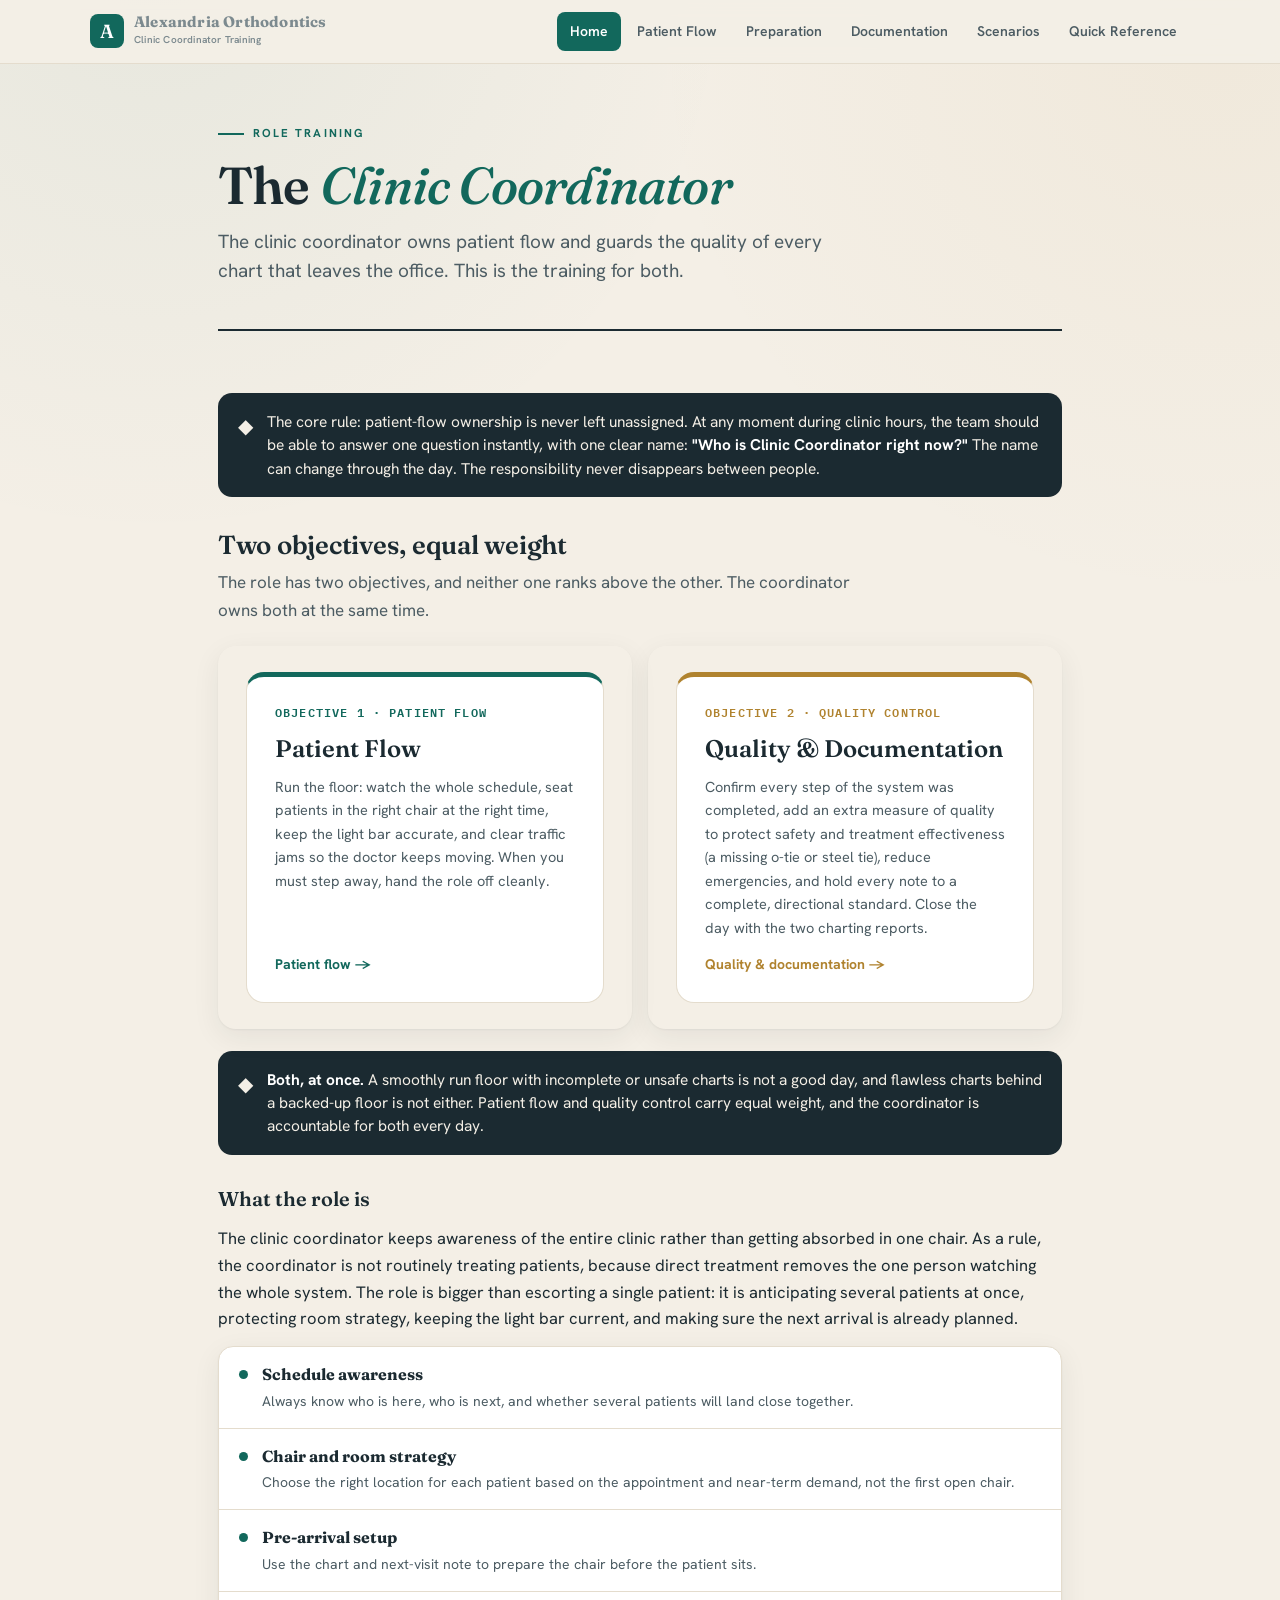
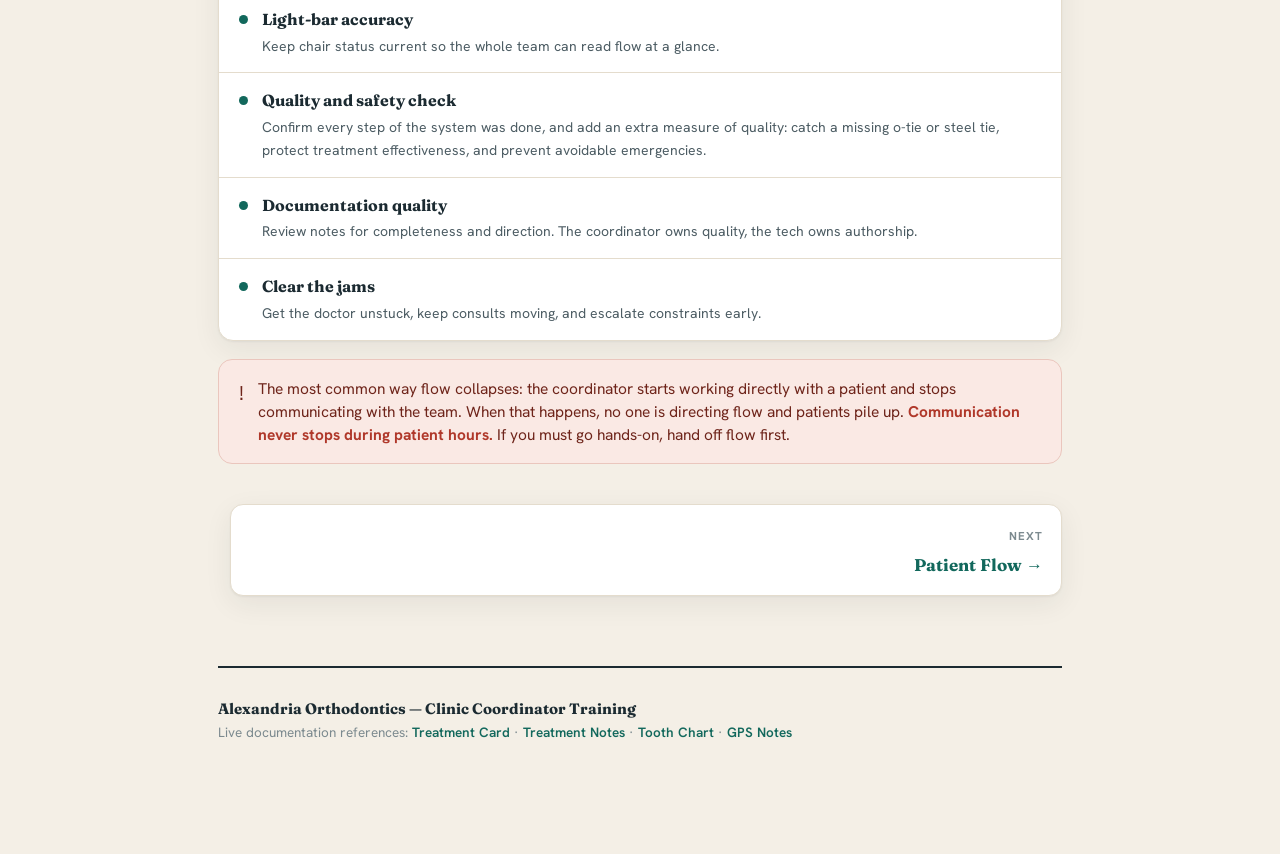
<file: index.html>
<!DOCTYPE html>
<html lang="en">
<head>
<meta charset="UTF-8">
<meta name="viewport" content="width=device-width, initial-scale=1.0">
<title>Clinic Coordinator Training — Alexandria Orthodontics</title>
<link rel="preconnect" href="https://fonts.googleapis.com">
<link rel="preconnect" href="https://fonts.gstatic.com" crossorigin>
<link href="https://fonts.googleapis.com/css2?family=Fraunces:opsz,wght@9..144,400;9..144,500;9..144,600;9..144,700&family=Hanken+Grotesk:wght@400;500;600;700&family=IBM+Plex+Mono:wght@400;500;600&display=swap" rel="stylesheet">
<link rel="stylesheet" href="coordinator.css">
</head>
<body>
<nav class="topnav">
  <div class="inner">
    <a class="brand" href="index.html"><span class="mark">A</span><span><b>Alexandria Orthodontics</b><span>Clinic Coordinator Training</span></span></a>
    <button class="menubtn" onclick="document.getElementById('nav').classList.toggle('open')">☰</button>
    <div class="links" id="nav">
      <a href="index.html" class="active">Home</a>
      <a href="patient-flow.html">Patient Flow</a>
      <a href="preparation.html">Preparation</a>
      <a href="documentation.html">Documentation</a>
      <a href="scenarios.html">Scenarios</a>
      <a href="quick-reference.html">Quick Reference</a>
    </div>
  </div>
</nav>

<div class="wrap">
  <header class="hero">
    <span class="eyebrow">Role Training</span>
    <h1>The <em>Clinic Coordinator</em></h1>
    <p class="lede">The clinic coordinator owns patient flow and guards the quality of every chart that leaves the office. This is the training for both.</p>
  </header>

  <section style="padding-top:44px">
    <div class="banner key"><span class="bi">◆</span><div>The core rule: patient-flow ownership is never left unassigned. At any moment during clinic hours, the team should be able to answer one question instantly, with one clear name: <strong>"Who is Clinic Coordinator right now?"</strong> The name can change through the day. The responsibility never disappears between people.</div></div>

    <h2 style="font-family:'Fraunces',serif;font-size:26px;margin:34px 0 4px">Two objectives, equal weight</h2>
    <p class="sec-sub">The role has two objectives, and neither one ranks above the other. The coordinator owns both at the same time.</p>

    <div class="obj">
      <a href="patient-flow.html"><div class="o1" style="border-radius:18px;padding:26px 28px;display:flex;flex-direction:column;height:100%">
        <div class="tag">Objective 1 · Patient flow</div>
        <h3>Patient Flow</h3>
        <p>Run the floor: watch the whole schedule, seat patients in the right chair at the right time, keep the light bar accurate, and clear traffic jams so the doctor keeps moving. When you must step away, hand the role off cleanly.</p>
        <span class="go">Patient flow →</span>
      </div></a>
      <a href="documentation.html"><div class="o2" style="border-radius:18px;padding:26px 28px;display:flex;flex-direction:column;height:100%">
        <div class="tag">Objective 2 · Quality control</div>
        <h3>Quality &amp; Documentation</h3>
        <p>Confirm every step of the system was completed, add an extra measure of quality to protect safety and treatment effectiveness (a missing o-tie or steel tie), reduce emergencies, and hold every note to a complete, directional standard. Close the day with the two charting reports.</p>
        <span class="go">Quality &amp; documentation →</span>
      </div></a>
    </div>

    <div class="banner key"><span class="bi">◆</span><div><strong>Both, at once.</strong> A smoothly run floor with incomplete or unsafe charts is not a good day, and flawless charts behind a backed-up floor is not either. Patient flow and quality control carry equal weight, and the coordinator is accountable for both every day.</div></div>

    <h3>What the role is</h3>
    <p>The clinic coordinator keeps awareness of the entire clinic rather than getting absorbed in one chair. As a rule, the coordinator is not routinely treating patients, because direct treatment removes the one person watching the whole system. The role is bigger than escorting a single patient: it is anticipating several patients at once, protecting room strategy, keeping the light bar current, and making sure the next arrival is already planned.</p>

    <div class="listcard">
      <div class="row"><span class="dot"></span><div><b>Schedule awareness</b><p>Always know who is here, who is next, and whether several patients will land close together.</p></div></div>
      <div class="row"><span class="dot"></span><div><b>Chair and room strategy</b><p>Choose the right location for each patient based on the appointment and near-term demand, not the first open chair.</p></div></div>
      <div class="row"><span class="dot"></span><div><b>Pre-arrival setup</b><p>Use the chart and next-visit note to prepare the chair before the patient sits.</p></div></div>
      <div class="row"><span class="dot"></span><div><b>Light-bar accuracy</b><p>Keep chair status current so the whole team can read flow at a glance.</p></div></div>
      <div class="row"><span class="dot"></span><div><b>Quality and safety check</b><p>Confirm every step of the system was done, and add an extra measure of quality: catch a missing o-tie or steel tie, protect treatment effectiveness, and prevent avoidable emergencies.</p></div></div>
      <div class="row"><span class="dot"></span><div><b>Documentation quality</b><p>Review notes for completeness and direction. The coordinator owns quality, the tech owns authorship.</p></div></div>
      <div class="row"><span class="dot"></span><div><b>Clear the jams</b><p>Get the doctor unstuck, keep consults moving, and escalate constraints early.</p></div></div>
    </div>

    <div class="banner warn"><span class="bi">!</span><div>The most common way flow collapses: the coordinator starts working directly with a patient and stops communicating with the team. When that happens, no one is directing flow and patients pile up. <strong>Communication never stops during patient hours.</strong> If you must go hands-on, hand off flow first.</div></div>

    <div class="pagenav">
      <span></span>
      <a class="next" href="patient-flow.html"><span class="dir">Next</span><b>Patient Flow →</b></a>
    </div>
  </section>

  <footer>
    <b>Alexandria Orthodontics — Clinic Coordinator Training</b><br>
    Live documentation references:
    <a href="https://sites.google.com/myalexandriaortho.com/a-guide-to-autonomy/treatment-card/writing-treatment-notes" target="_blank">Treatment Card</a> ·
    <a href="https://sites.google.com/myalexandriaortho.com/a-guide-to-autonomy/treatment-card/treatment-notes-top-right" target="_blank">Treatment Notes</a> ·
    <a href="https://sites.google.com/myalexandriaortho.com/a-guide-to-autonomy/treatment-card/tooth-chart" target="_blank">Tooth Chart</a> ·
    <a href="https://sites.google.com/myalexandriaortho.com/a-guide-to-autonomy/gps-notes-next-visit-appointments" target="_blank">GPS Notes</a>
  </footer>
</div>
</body>
</html>
</file>
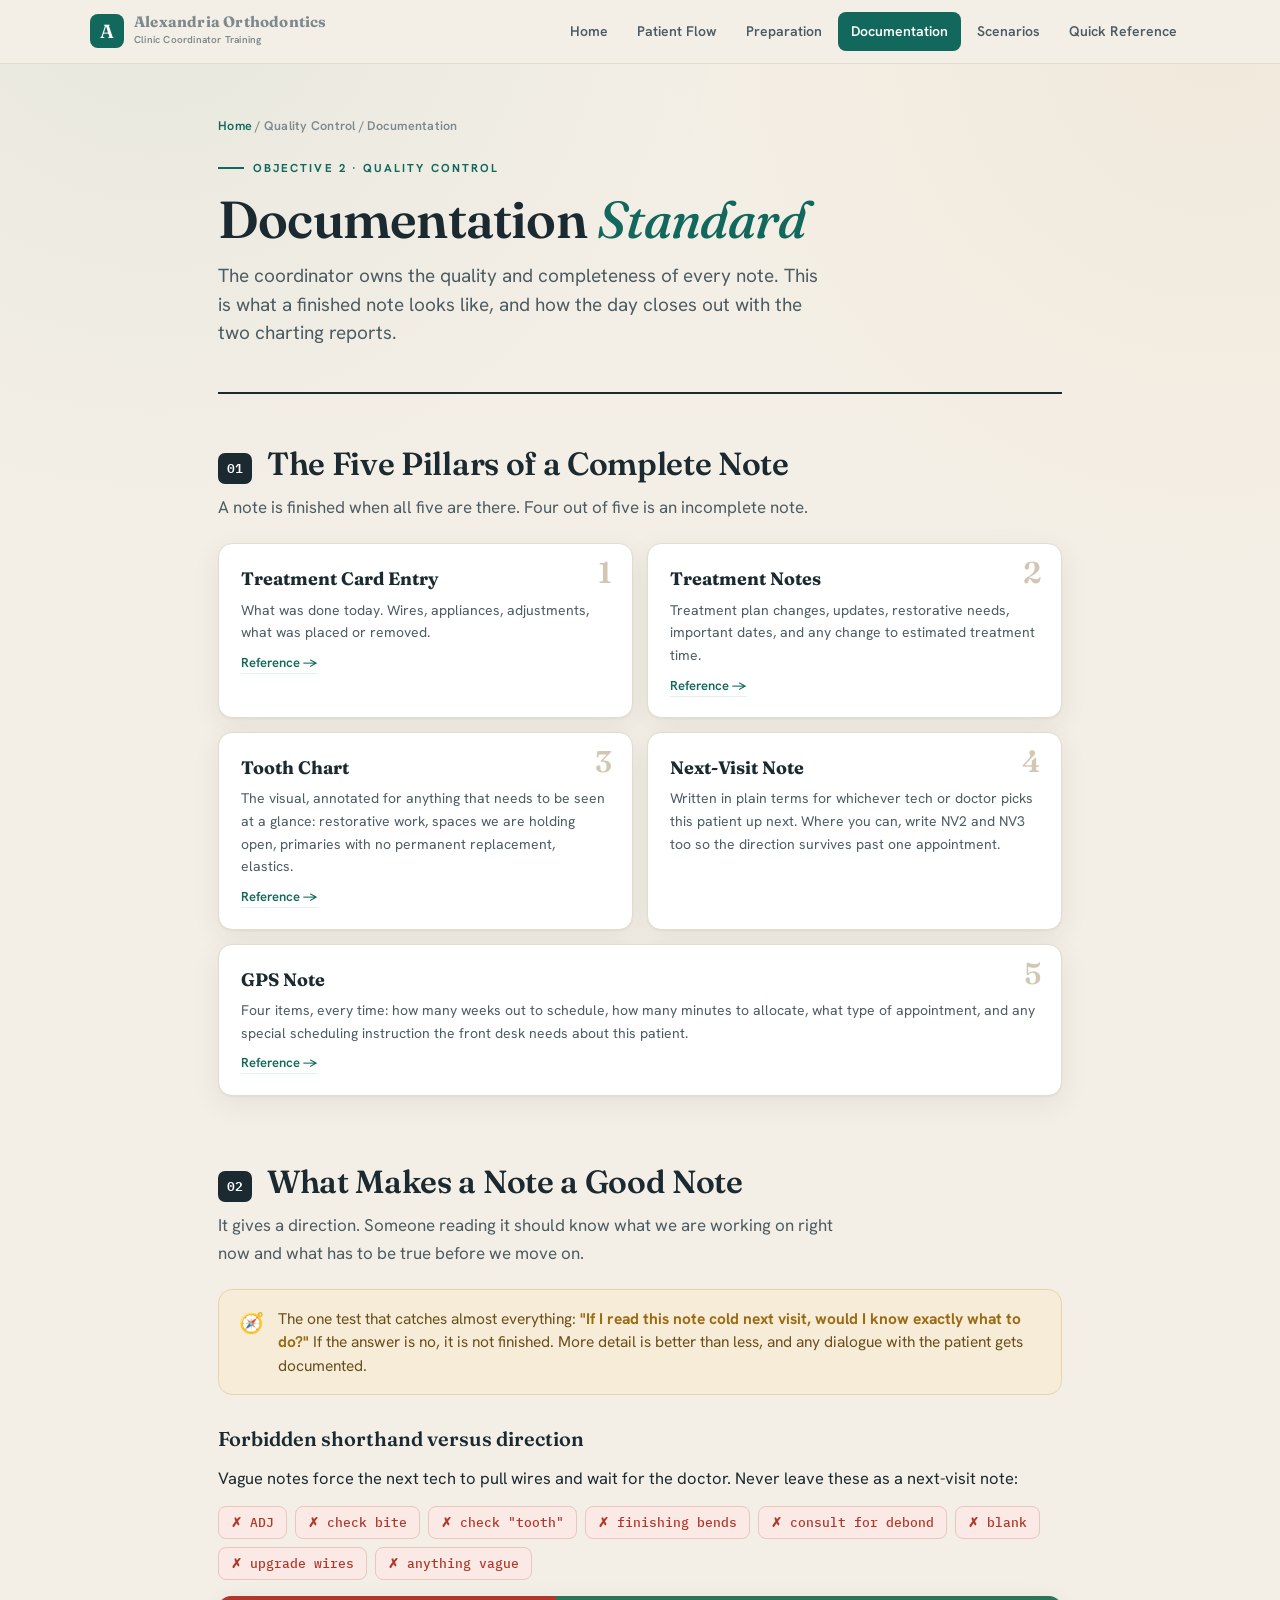
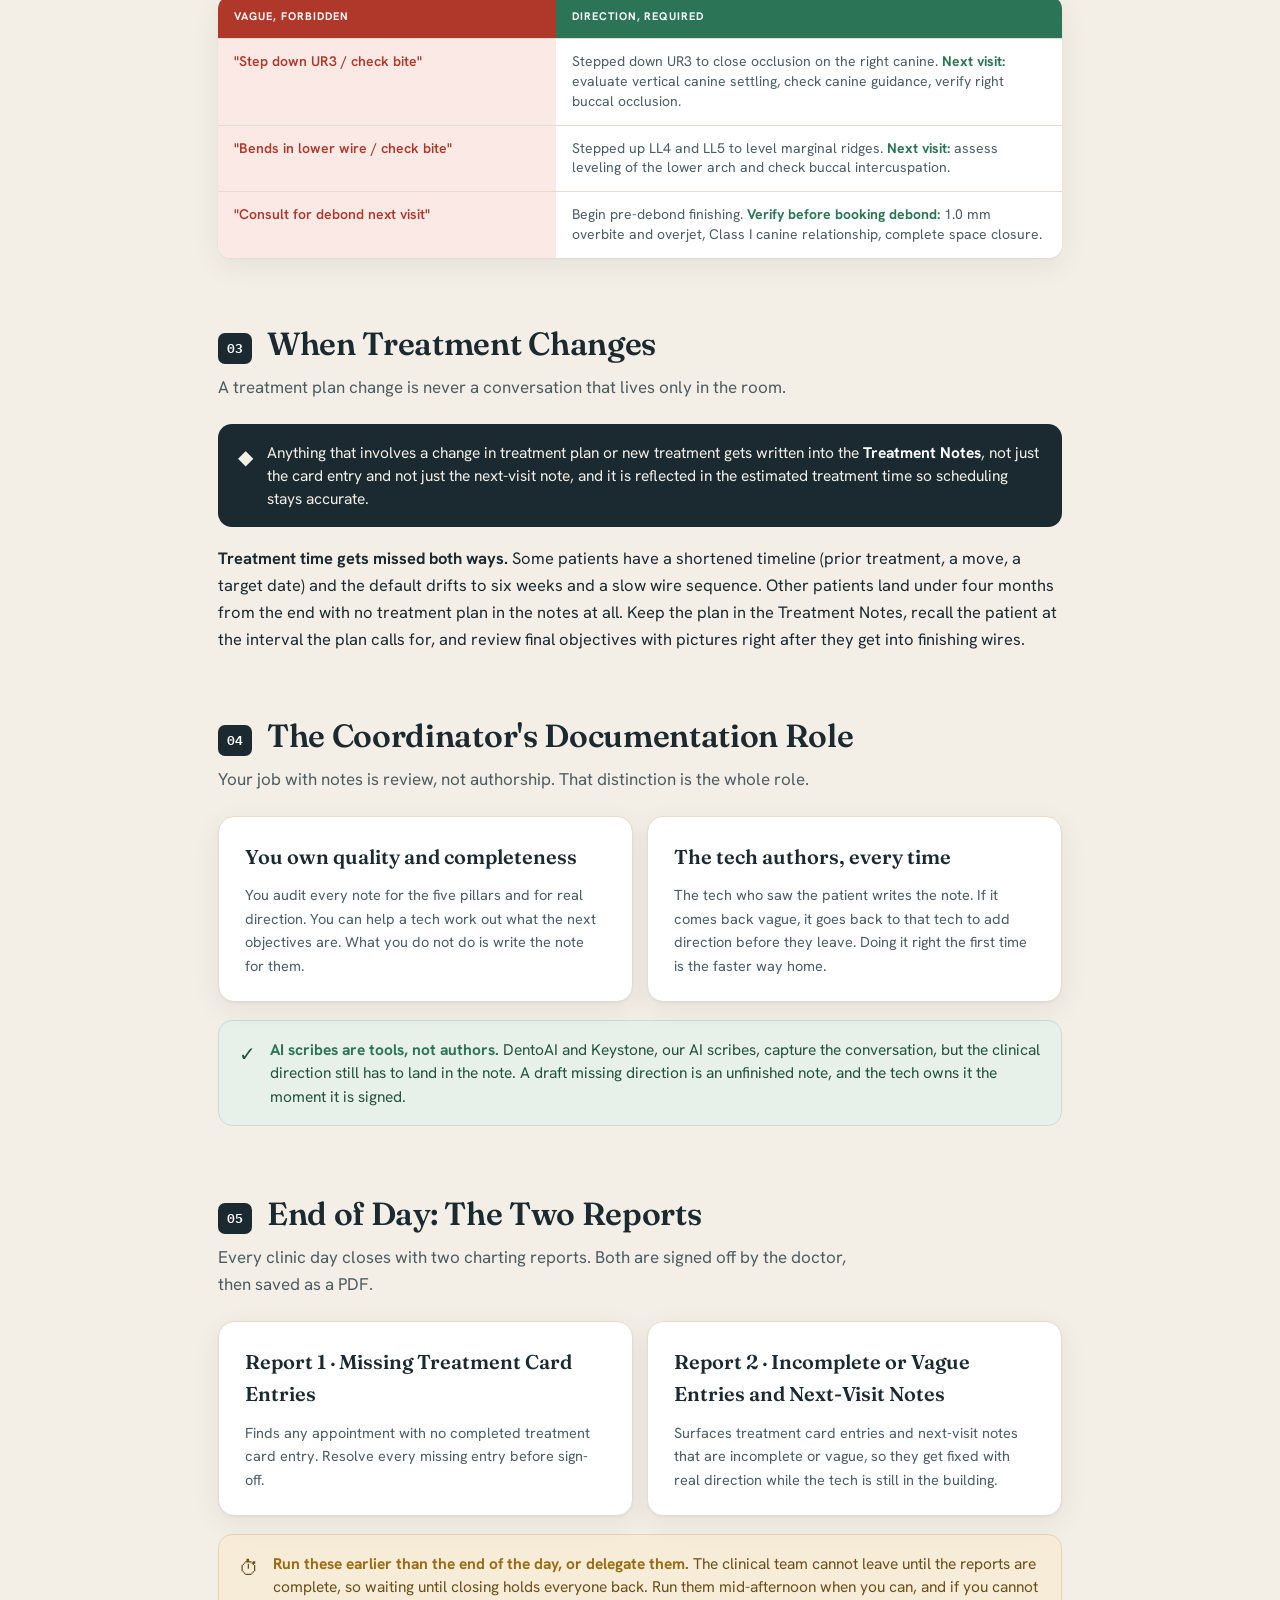
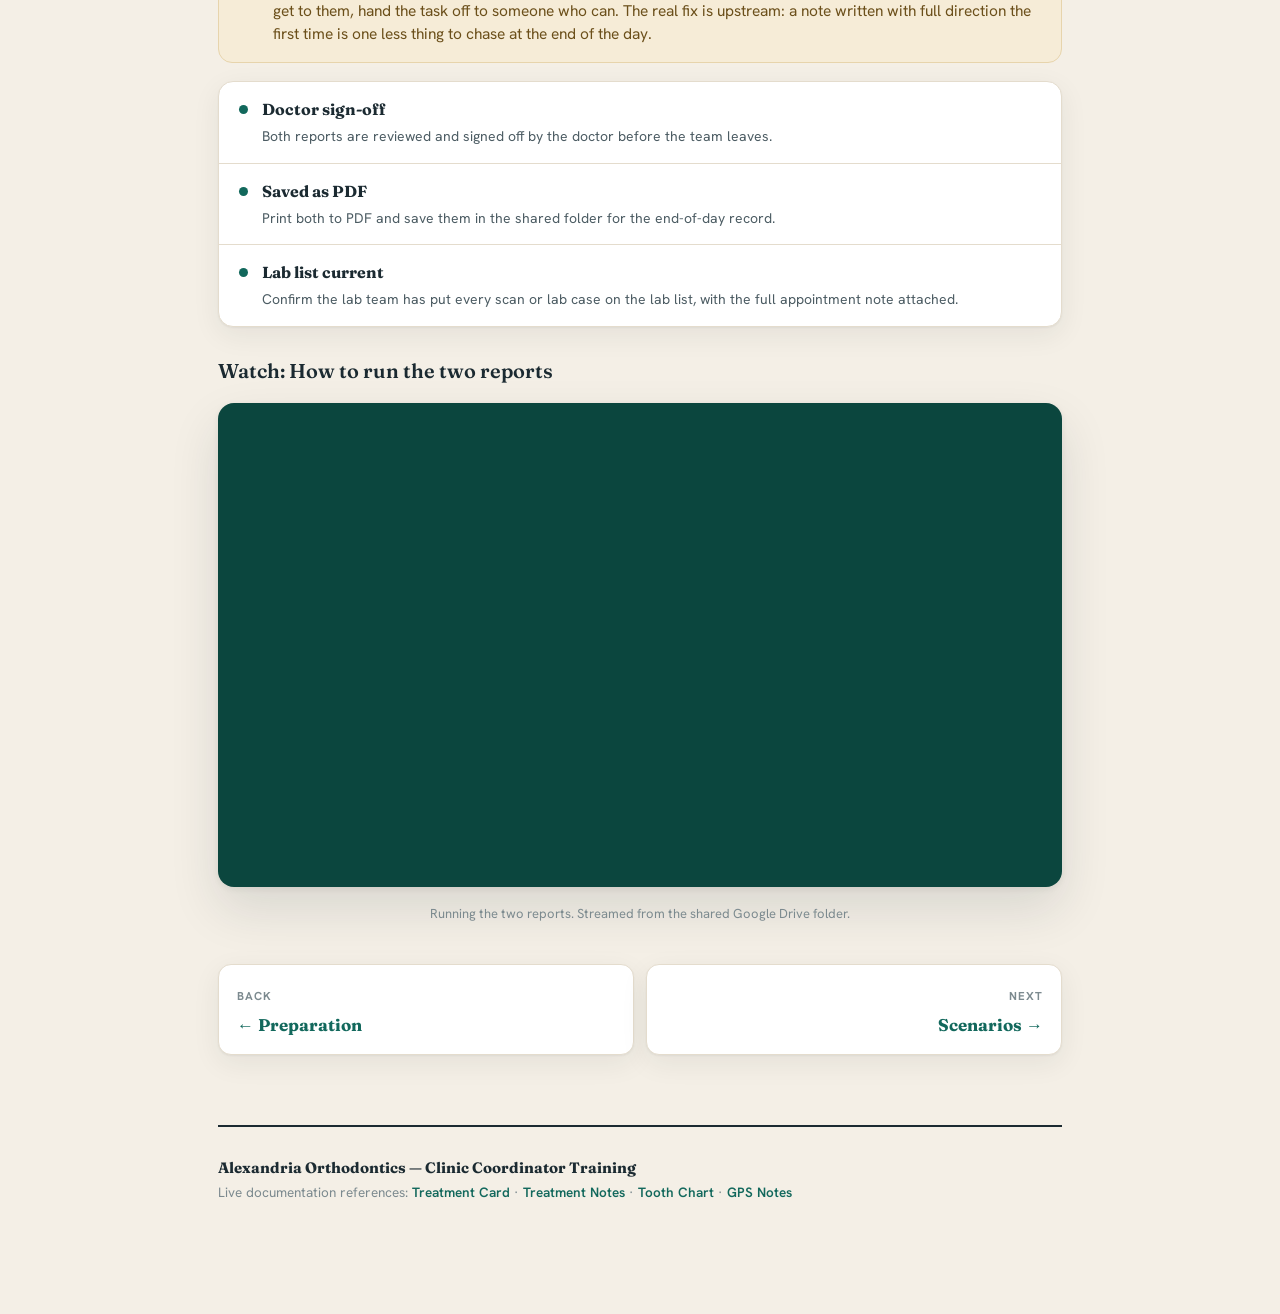
<file: documentation.html>
<!DOCTYPE html>
<html lang="en">
<head>
<meta charset="UTF-8">
<meta name="viewport" content="width=device-width, initial-scale=1.0">
<title>Documentation — Clinic Coordinator Training</title>
<link rel="preconnect" href="https://fonts.googleapis.com">
<link rel="preconnect" href="https://fonts.gstatic.com" crossorigin>
<link href="https://fonts.googleapis.com/css2?family=Fraunces:opsz,wght@9..144,400;9..144,500;9..144,600;9..144,700&family=Hanken+Grotesk:wght@400;500;600;700&family=IBM+Plex+Mono:wght@400;500;600&display=swap" rel="stylesheet">
<link rel="stylesheet" href="coordinator.css">
</head>
<body>
<nav class="topnav">
  <div class="inner">
    <a class="brand" href="index.html"><span class="mark">A</span><span><b>Alexandria Orthodontics</b><span>Clinic Coordinator Training</span></span></a>
    <button class="menubtn" onclick="document.getElementById('nav').classList.toggle('open')">☰</button>
    <div class="links" id="nav">
      <a href="index.html">Home</a>
      <a href="patient-flow.html">Patient Flow</a>
      <a href="preparation.html">Preparation</a>
      <a href="documentation.html" class="active">Documentation</a>
      <a href="scenarios.html">Scenarios</a>
      <a href="quick-reference.html">Quick Reference</a>
    </div>
  </div>
</nav>

<div class="wrap">
  <header class="hero">
    <div class="crumb"><a href="index.html">Home</a> / Quality Control / Documentation</div>
    <span class="eyebrow">Objective 2 · Quality control</span>
    <h1>Documentation <em>Standard</em></h1>
    <p class="lede">The coordinator owns the quality and completeness of every note. This is what a finished note looks like, and how the day closes out with the two charting reports.</p>
  </header>

  <section id="pillars">
    <div class="sec-head"><div class="sec-num">01</div><div><h2>The Five Pillars of a Complete Note</h2></div></div>
    <p class="sec-sub">A note is finished when all five are there. Four out of five is an incomplete note.</p>
    <div class="pillars">
      <div class="pillar"><span class="pn">1</span><b>Treatment Card Entry</b><p>What was done today. Wires, appliances, adjustments, what was placed or removed.</p><a href="https://sites.google.com/myalexandriaortho.com/a-guide-to-autonomy/treatment-card/writing-treatment-notes" target="_blank">Reference →</a></div>
      <div class="pillar"><span class="pn">2</span><b>Treatment Notes</b><p>Treatment plan changes, updates, restorative needs, important dates, and any change to estimated treatment time.</p><a href="https://sites.google.com/myalexandriaortho.com/a-guide-to-autonomy/treatment-card/treatment-notes-top-right" target="_blank">Reference →</a></div>
      <div class="pillar"><span class="pn">3</span><b>Tooth Chart</b><p>The visual, annotated for anything that needs to be seen at a glance: restorative work, spaces we are holding open, primaries with no permanent replacement, elastics.</p><a href="https://sites.google.com/myalexandriaortho.com/a-guide-to-autonomy/treatment-card/tooth-chart" target="_blank">Reference →</a></div>
      <div class="pillar"><span class="pn">4</span><b>Next-Visit Note</b><p>Written in plain terms for whichever tech or doctor picks this patient up next. Where you can, write NV2 and NV3 too so the direction survives past one appointment.</p></div>
      <div class="pillar" style="grid-column:1 / -1"><span class="pn">5</span><b>GPS Note</b><p>Four items, every time: how many weeks out to schedule, how many minutes to allocate, what type of appointment, and any special scheduling instruction the front desk needs about this patient.</p><a href="https://sites.google.com/myalexandriaortho.com/a-guide-to-autonomy/gps-notes-next-visit-appointments" target="_blank">Reference →</a></div>
    </div>
  </section>

  <section id="good">
    <div class="sec-head"><div class="sec-num">02</div><div><h2>What Makes a Note a Good Note</h2></div></div>
    <p class="sec-sub">It gives a direction. Someone reading it should know what we are working on right now and what has to be true before we move on.</p>
    <div class="banner note"><span class="bi">🧭</span><div>The one test that catches almost everything: <strong>"If I read this note cold next visit, would I know exactly what to do?"</strong> If the answer is no, it is not finished. More detail is better than less, and any dialogue with the patient gets documented.</div></div>

    <h3>Forbidden shorthand versus direction</h3>
    <p>Vague notes force the next tech to pull wires and wait for the doctor. Never leave these as a next-visit note:</p>
    <div class="forbidden-chips">
      <span class="chip-no">ADJ</span>
      <span class="chip-no">check bite</span>
      <span class="chip-no">check "tooth"</span>
      <span class="chip-no">finishing bends</span>
      <span class="chip-no">consult for debond</span>
      <span class="chip-no">blank</span>
      <span class="chip-no">upgrade wires</span>
      <span class="chip-no">anything vague</span>
    </div>
    <table class="cmp">
      <thead><tr><th>Vague, forbidden</th><th>Direction, required</th></tr></thead>
      <tbody>
        <tr><td>"Step down UR3 / check bite"</td><td>Stepped down UR3 to close occlusion on the right canine. <b>Next visit:</b> evaluate vertical canine settling, check canine guidance, verify right buccal occlusion.</td></tr>
        <tr><td>"Bends in lower wire / check bite"</td><td>Stepped up LL4 and LL5 to level marginal ridges. <b>Next visit:</b> assess leveling of the lower arch and check buccal intercuspation.</td></tr>
        <tr><td>"Consult for debond next visit"</td><td>Begin pre-debond finishing. <b>Verify before booking debond:</b> 1.0 mm overbite and overjet, Class I canine relationship, complete space closure.</td></tr>
      </tbody>
    </table>
  </section>

  <section id="changes">
    <div class="sec-head"><div class="sec-num">03</div><div><h2>When Treatment Changes</h2></div></div>
    <p class="sec-sub">A treatment plan change is never a conversation that lives only in the room.</p>
    <div class="banner key"><span class="bi">◆</span><div>Anything that involves a change in treatment plan or new treatment gets written into the <strong>Treatment Notes</strong>, not just the card entry and not just the next-visit note, and it is reflected in the estimated treatment time so scheduling stays accurate.</div></div>
    <p><strong>Treatment time gets missed both ways.</strong> Some patients have a shortened timeline (prior treatment, a move, a target date) and the default drifts to six weeks and a slow wire sequence. Other patients land under four months from the end with no treatment plan in the notes at all. Keep the plan in the Treatment Notes, recall the patient at the interval the plan calls for, and review final objectives with pictures right after they get into finishing wires.</p>
  </section>

  <section id="ccrole">
    <div class="sec-head"><div class="sec-num">04</div><div><h2>The Coordinator's Documentation Role</h2></div></div>
    <p class="sec-sub">Your job with notes is review, not authorship. That distinction is the whole role.</p>
    <div class="grid2">
      <div class="card" style="margin:0">
        <h3 style="margin-top:0">You own quality and completeness</h3>
        <p style="margin:0;font-size:14.5px;color:var(--ink-soft)">You audit every note for the five pillars and for real direction. You can help a tech work out what the next objectives are. What you do not do is write the note for them.</p>
      </div>
      <div class="card" style="margin:0">
        <h3 style="margin-top:0">The tech authors, every time</h3>
        <p style="margin:0;font-size:14.5px;color:var(--ink-soft)">The tech who saw the patient writes the note. If it comes back vague, it goes back to that tech to add direction before they leave. Doing it right the first time is the faster way home.</p>
      </div>
    </div>
    <div class="banner good"><span class="bi">✓</span><div><strong>AI scribes are tools, not authors.</strong> DentoAI and Keystone, our AI scribes, capture the conversation, but the clinical direction still has to land in the note. A draft missing direction is an unfinished note, and the tech owns it the moment it is signed.</div></div>
  </section>

  <section id="reports">
    <div class="sec-head"><div class="sec-num">05</div><div><h2>End of Day: The Two Reports</h2></div></div>
    <p class="sec-sub">Every clinic day closes with two charting reports. Both are signed off by the doctor, then saved as a PDF.</p>
    <div class="grid2">
      <div class="card" style="margin:0">
        <h3 style="margin-top:0">Report 1 · Missing Treatment Card Entries</h3>
        <p style="margin:0;font-size:14.5px;color:var(--ink-soft)">Finds any appointment with no completed treatment card entry. Resolve every missing entry before sign-off.</p>
      </div>
      <div class="card" style="margin:0">
        <h3 style="margin-top:0">Report 2 · Incomplete or Vague Entries and Next-Visit Notes</h3>
        <p style="margin:0;font-size:14.5px;color:var(--ink-soft)">Surfaces treatment card entries and next-visit notes that are incomplete or vague, so they get fixed with real direction while the tech is still in the building.</p>
      </div>
    </div>
    <div class="banner note"><span class="bi">⏱</span><div><strong>Run these earlier than the end of the day, or delegate them.</strong> The clinical team cannot leave until the reports are complete, so waiting until closing holds everyone back. Run them mid-afternoon when you can, and if you cannot get to them, hand the task off to someone who can. The real fix is upstream: a note written with full direction the first time is one less thing to chase at the end of the day.</div></div>
    <div class="listcard">
      <div class="row"><span class="dot"></span><div><b>Doctor sign-off</b><p>Both reports are reviewed and signed off by the doctor before the team leaves.</p></div></div>
      <div class="row"><span class="dot"></span><div><b>Saved as PDF</b><p>Print both to PDF and save them in the shared folder for the end-of-day record.</p></div></div>
      <div class="row"><span class="dot"></span><div><b>Lab list current</b><p>Confirm the lab team has put every scan or lab case on the lab list, with the full appointment note attached.</p></div></div>
    </div>

    <h3>Watch: How to run the two reports</h3>
    <div class="videowrap">
      <div style="position:relative;width:100%;padding-bottom:56.25%;border-radius:10px;overflow:hidden">
        <iframe src="https://drive.google.com/file/d/1k5hpYTp1DAklO8i71orwPzfhwtV9ruiQ/preview" allow="autoplay" allowfullscreen style="position:absolute;top:0;left:0;width:100%;height:100%;border:0;border-radius:10px"></iframe>
      </div>
    </div>
    <p class="videocap">Running the two reports. Streamed from the shared Google Drive folder.</p>
  </section>

  <div class="pagenav">
    <a href="preparation.html"><span class="dir">Back</span><b>← Preparation</b></a>
    <a class="next" href="scenarios.html"><span class="dir">Next</span><b>Scenarios →</b></a>
  </div>

  <footer>
    <b>Alexandria Orthodontics — Clinic Coordinator Training</b><br>
    Live documentation references:
    <a href="https://sites.google.com/myalexandriaortho.com/a-guide-to-autonomy/treatment-card/writing-treatment-notes" target="_blank">Treatment Card</a> ·
    <a href="https://sites.google.com/myalexandriaortho.com/a-guide-to-autonomy/treatment-card/treatment-notes-top-right" target="_blank">Treatment Notes</a> ·
    <a href="https://sites.google.com/myalexandriaortho.com/a-guide-to-autonomy/treatment-card/tooth-chart" target="_blank">Tooth Chart</a> ·
    <a href="https://sites.google.com/myalexandriaortho.com/a-guide-to-autonomy/gps-notes-next-visit-appointments" target="_blank">GPS Notes</a>
  </footer>
</div>
</body>
</html>
</file>
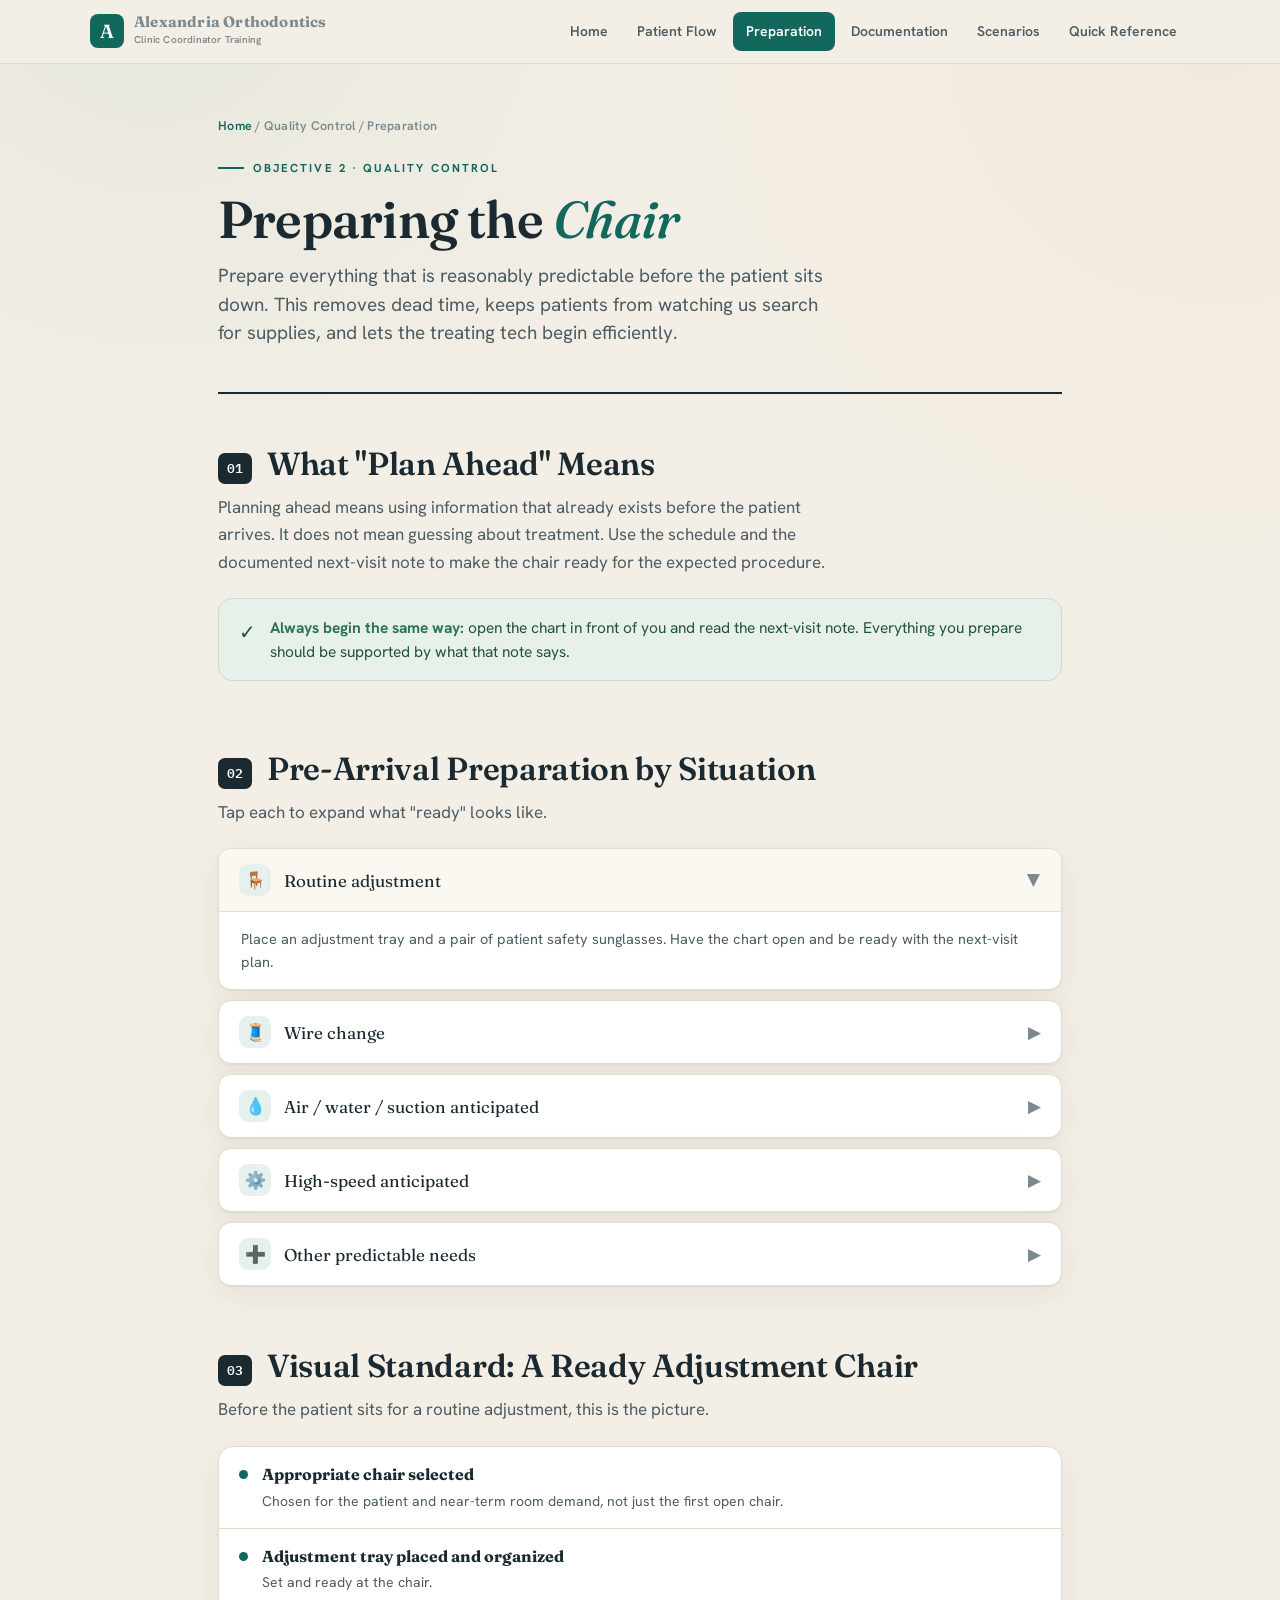
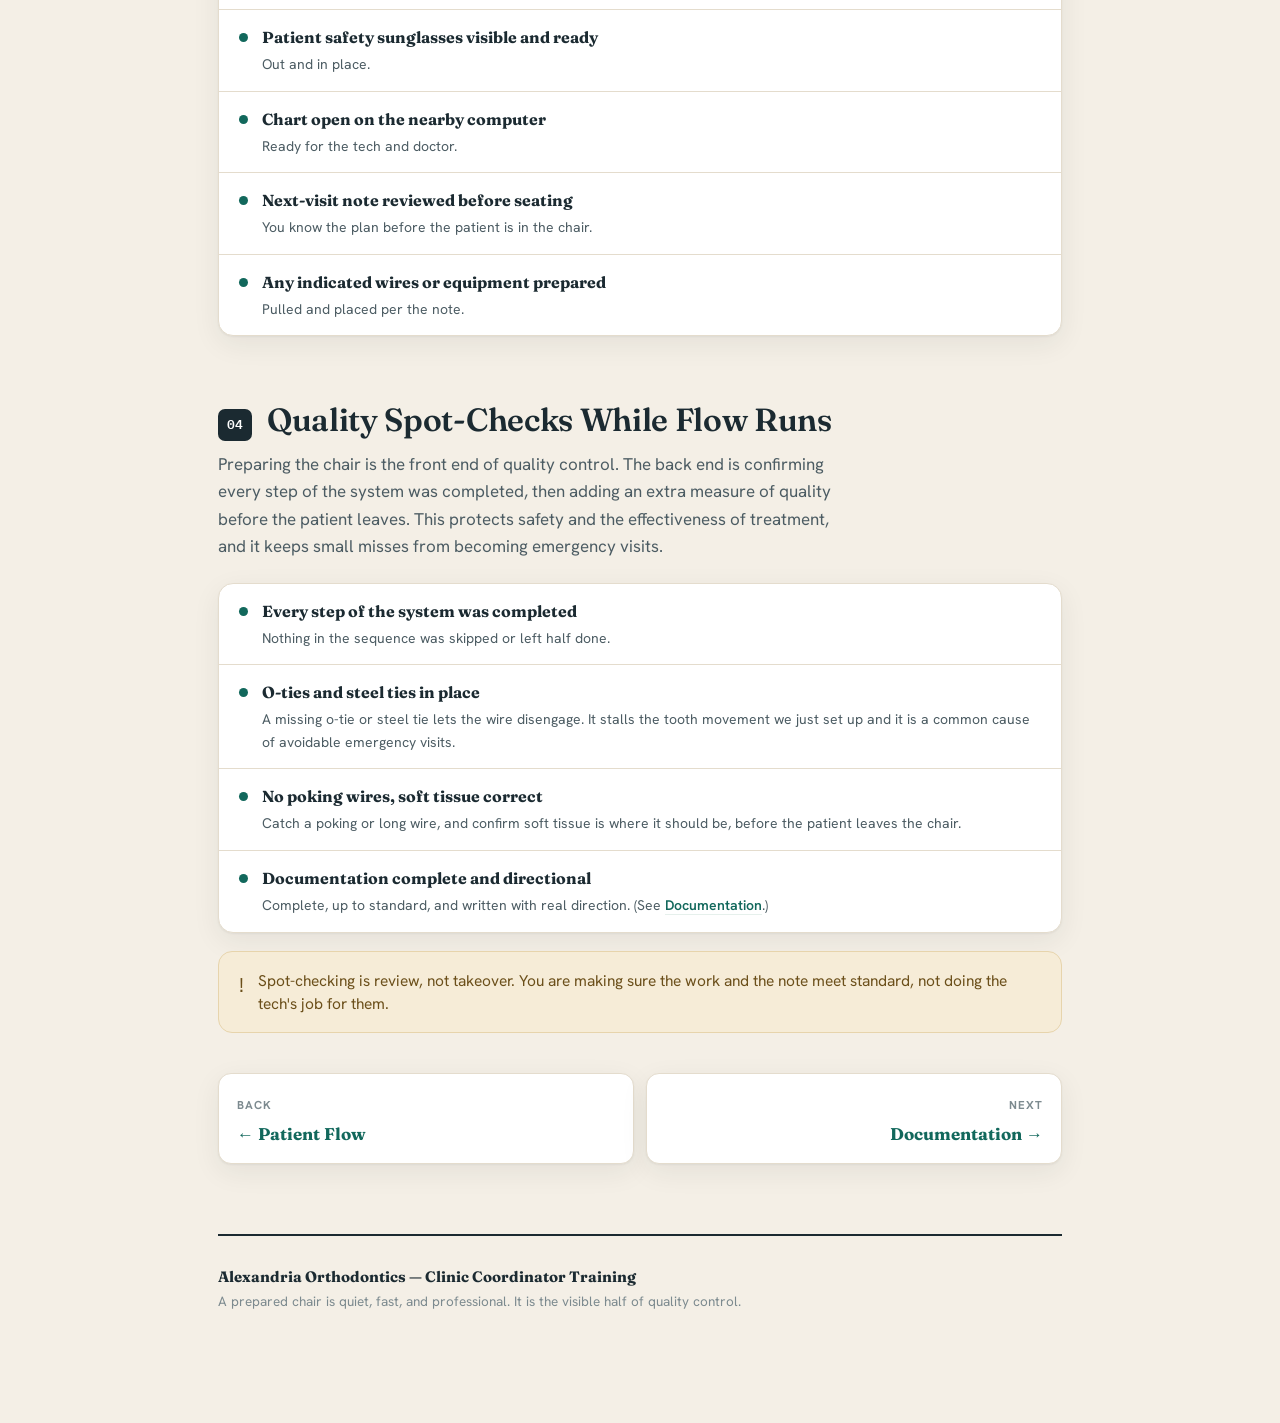
<file: preparation.html>
<!DOCTYPE html>
<html lang="en">
<head>
<meta charset="UTF-8">
<meta name="viewport" content="width=device-width, initial-scale=1.0">
<title>Preparation — Clinic Coordinator Training</title>
<link rel="preconnect" href="https://fonts.googleapis.com">
<link rel="preconnect" href="https://fonts.gstatic.com" crossorigin>
<link href="https://fonts.googleapis.com/css2?family=Fraunces:opsz,wght@9..144,400;9..144,500;9..144,600;9..144,700&family=Hanken+Grotesk:wght@400;500;600;700&family=IBM+Plex+Mono:wght@400;500;600&display=swap" rel="stylesheet">
<link rel="stylesheet" href="coordinator.css">
</head>
<body>
<nav class="topnav">
  <div class="inner">
    <a class="brand" href="index.html"><span class="mark">A</span><span><b>Alexandria Orthodontics</b><span>Clinic Coordinator Training</span></span></a>
    <button class="menubtn" onclick="document.getElementById('nav').classList.toggle('open')">☰</button>
    <div class="links" id="nav">
      <a href="index.html">Home</a>
      <a href="patient-flow.html">Patient Flow</a>
      <a href="preparation.html" class="active">Preparation</a>
      <a href="documentation.html">Documentation</a>
      <a href="scenarios.html">Scenarios</a>
      <a href="quick-reference.html">Quick Reference</a>
    </div>
  </div>
</nav>

<div class="wrap">
  <header class="hero">
    <div class="crumb"><a href="index.html">Home</a> / Quality Control / Preparation</div>
    <span class="eyebrow">Objective 2 · Quality control</span>
    <h1>Preparing the <em>Chair</em></h1>
    <p class="lede">Prepare everything that is reasonably predictable before the patient sits down. This removes dead time, keeps patients from watching us search for supplies, and lets the treating tech begin efficiently.</p>
  </header>

  <section id="planahead">
    <div class="sec-head"><div class="sec-num">01</div><div><h2>What "Plan Ahead" Means</h2></div></div>
    <p class="sec-sub">Planning ahead means using information that already exists before the patient arrives. It does not mean guessing about treatment. Use the schedule and the documented next-visit note to make the chair ready for the expected procedure.</p>
    <div class="banner good"><span class="bi">✓</span><div><strong>Always begin the same way:</strong> open the chart in front of you and read the next-visit note. Everything you prepare should be supported by what that note says.</div></div>
  </section>

  <section id="prep">
    <div class="sec-head"><div class="sec-num">02</div><div><h2>Pre-Arrival Preparation by Situation</h2></div></div>
    <p class="sec-sub">Tap each to expand what "ready" looks like.</p>
    <details class="exp" open>
      <summary><span class="ic">🪑</span><span class="tt">Routine adjustment</span><span class="chev">▶</span></summary>
      <div class="body">Place an adjustment tray and a pair of patient safety sunglasses. Have the chart open and be ready with the next-visit plan.</div>
    </details>
    <details class="exp">
      <summary><span class="ic">🧵</span><span class="tt">Wire change</span><span class="chev">▶</span></summary>
      <div class="body">If the note identifies new wires, pull or place the planned new wires so they are ready for the treating technician before seating.</div>
    </details>
    <details class="exp">
      <summary><span class="ic">💧</span><span class="tt">Air / water / suction anticipated</span><span class="chev">▶</span></summary>
      <div class="body">Gather the appropriate air, water, and suction setup before seating so the tech is not assembling it after the patient is in the chair.</div>
    </details>
    <details class="exp">
      <summary><span class="ic">⚙️</span><span class="tt">High-speed anticipated</span><span class="chev">▶</span></summary>
      <div class="body">Have the high-speed handpiece and the appropriate bur ready if the note indicates it will be needed.</div>
    </details>
    <details class="exp">
      <summary><span class="ic">➕</span><span class="tt">Other predictable needs</span><span class="chev">▶</span></summary>
      <div class="body">Prepare anything the next-visit note clearly supports, rather than waiting until the patient is already seated.</div>
    </details>
  </section>

  <section id="standard">
    <div class="sec-head"><div class="sec-num">03</div><div><h2>Visual Standard: A Ready Adjustment Chair</h2></div></div>
    <p class="sec-sub">Before the patient sits for a routine adjustment, this is the picture.</p>
    <div class="listcard">
      <div class="row"><span class="dot"></span><div><b>Appropriate chair selected</b><p>Chosen for the patient and near-term room demand, not just the first open chair.</p></div></div>
      <div class="row"><span class="dot"></span><div><b>Adjustment tray placed and organized</b><p>Set and ready at the chair.</p></div></div>
      <div class="row"><span class="dot"></span><div><b>Patient safety sunglasses visible and ready</b><p>Out and in place.</p></div></div>
      <div class="row"><span class="dot"></span><div><b>Chart open on the nearby computer</b><p>Ready for the tech and doctor.</p></div></div>
      <div class="row"><span class="dot"></span><div><b>Next-visit note reviewed before seating</b><p>You know the plan before the patient is in the chair.</p></div></div>
      <div class="row"><span class="dot"></span><div><b>Any indicated wires or equipment prepared</b><p>Pulled and placed per the note.</p></div></div>
    </div>
  </section>

  <section id="spotcheck">
    <div class="sec-head"><div class="sec-num">04</div><div><h2>Quality Spot-Checks While Flow Runs</h2></div></div>
    <p class="sec-sub">Preparing the chair is the front end of quality control. The back end is confirming every step of the system was completed, then adding an extra measure of quality before the patient leaves. This protects safety and the effectiveness of treatment, and it keeps small misses from becoming emergency visits.</p>
    <div class="listcard">
      <div class="row"><span class="dot"></span><div><b>Every step of the system was completed</b><p>Nothing in the sequence was skipped or left half done.</p></div></div>
      <div class="row"><span class="dot"></span><div><b>O-ties and steel ties in place</b><p>A missing o-tie or steel tie lets the wire disengage. It stalls the tooth movement we just set up and it is a common cause of avoidable emergency visits.</p></div></div>
      <div class="row"><span class="dot"></span><div><b>No poking wires, soft tissue correct</b><p>Catch a poking or long wire, and confirm soft tissue is where it should be, before the patient leaves the chair.</p></div></div>
      <div class="row"><span class="dot"></span><div><b>Documentation complete and directional</b><p>Complete, up to standard, and written with real direction. (See <a class="inline" href="documentation.html">Documentation</a>.)</p></div></div>
    </div>
    <div class="banner note"><span class="bi">!</span><div>Spot-checking is review, not takeover. You are making sure the work and the note meet standard, not doing the tech's job for them.</div></div>
  </section>

  <div class="pagenav">
    <a href="patient-flow.html"><span class="dir">Back</span><b>← Patient Flow</b></a>
    <a class="next" href="documentation.html"><span class="dir">Next</span><b>Documentation →</b></a>
  </div>

  <footer>
    <b>Alexandria Orthodontics — Clinic Coordinator Training</b><br>
    A prepared chair is quiet, fast, and professional. It is the visible half of quality control.
  </footer>
</div>
</body>
</html>
</file>
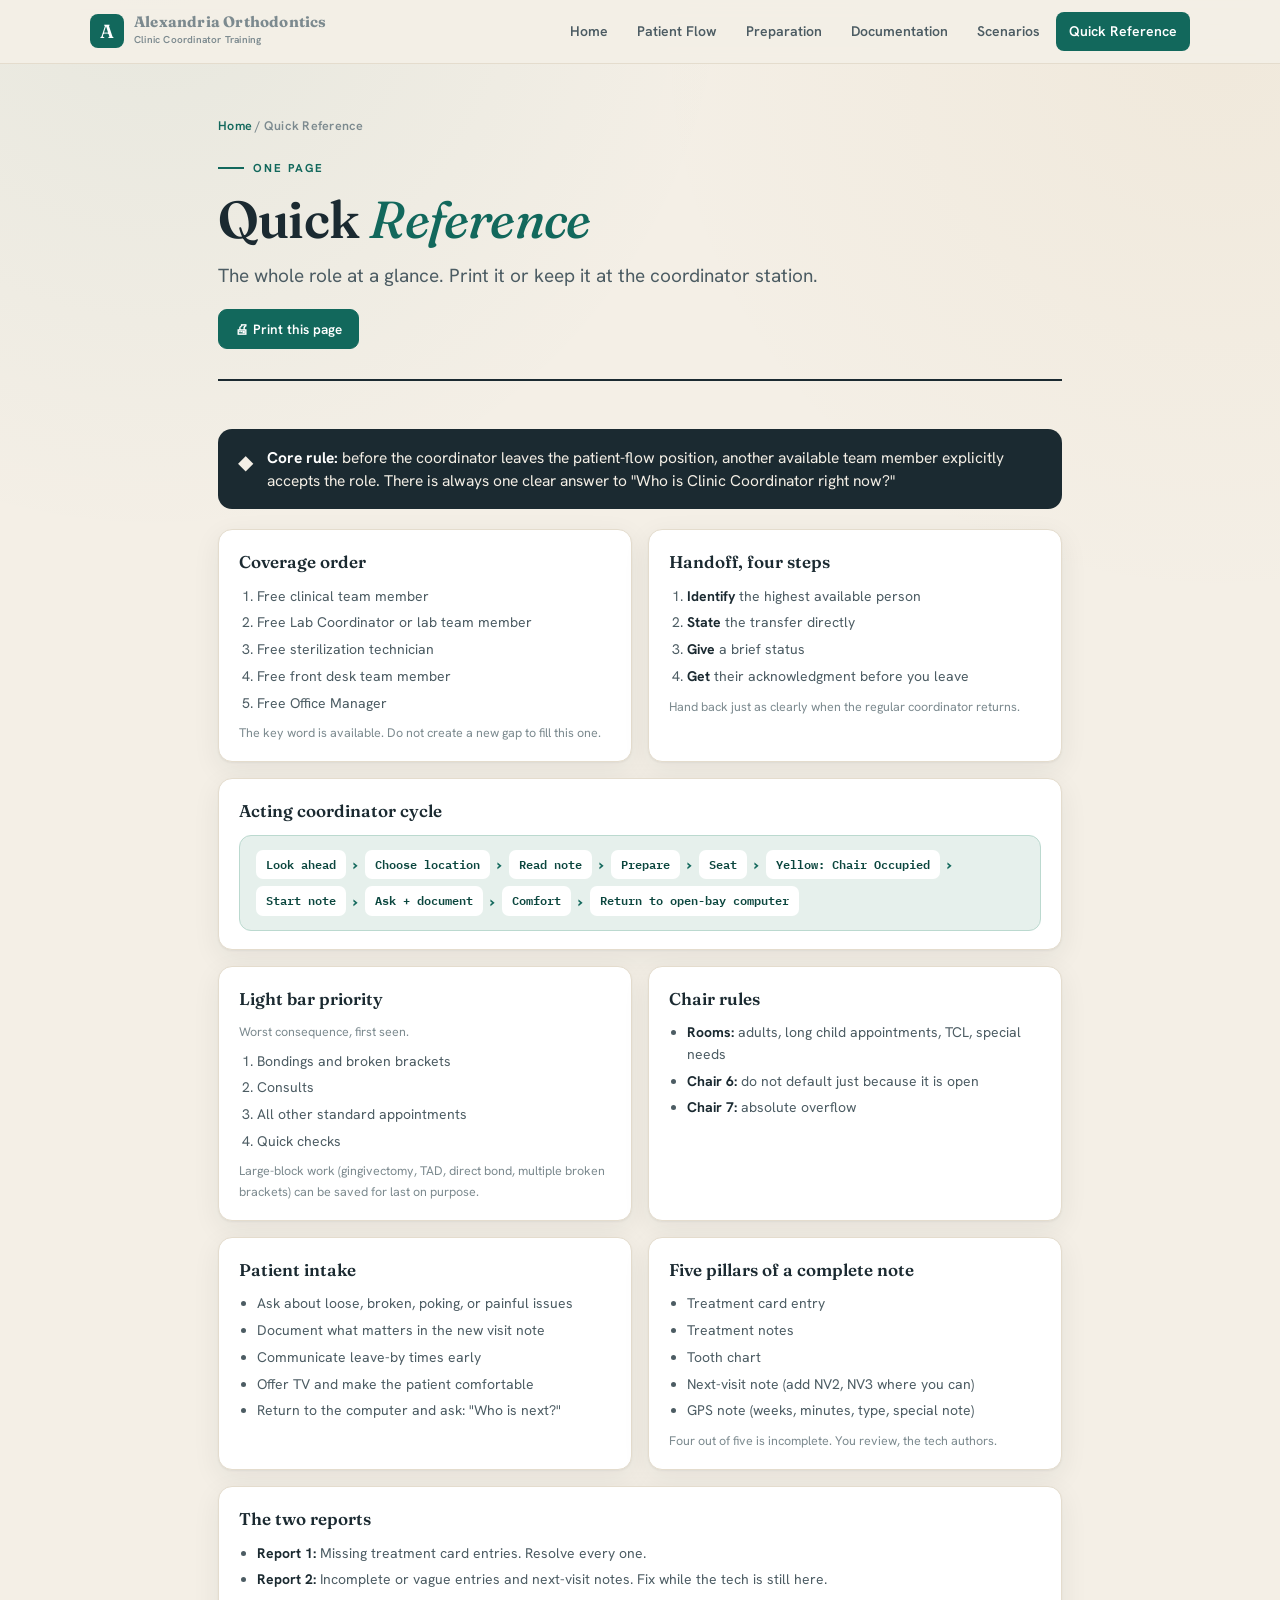
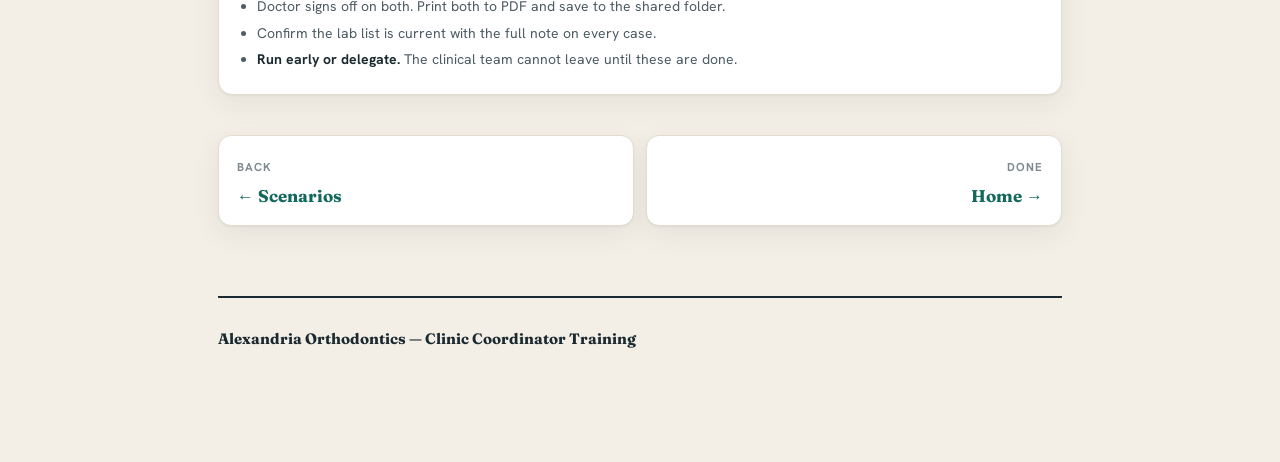
<file: quick-reference.html>
<!DOCTYPE html>
<html lang="en">
<head>
<meta charset="UTF-8">
<meta name="viewport" content="width=device-width, initial-scale=1.0">
<title>Quick Reference — Clinic Coordinator Training</title>
<link rel="preconnect" href="https://fonts.googleapis.com">
<link rel="preconnect" href="https://fonts.gstatic.com" crossorigin>
<link href="https://fonts.googleapis.com/css2?family=Fraunces:opsz,wght@9..144,400;9..144,500;9..144,600;9..144,700&family=Hanken+Grotesk:wght@400;500;600;700&family=IBM+Plex+Mono:wght@400;500;600&display=swap" rel="stylesheet">
<link rel="stylesheet" href="coordinator.css">
<style>
  .qr{display:grid;grid-template-columns:1fr 1fr;gap:16px;margin-top:20px}
  .qrbox{background:var(--card);border:1px solid var(--line);border-radius:14px;padding:18px 20px;box-shadow:var(--shadow)}
  .qrbox h3{margin:0 0 10px;font-size:17px}
  .qrbox ol,.qrbox ul{margin:0 0 0 18px;font-size:14px;color:var(--ink-soft);line-height:1.55}
  .qrbox li{margin-bottom:5px}.qrbox li strong{color:var(--ink)}
  .qrbox.full{grid-column:1 / -1}
  @media(max-width:760px){.qr{grid-template-columns:1fr}}
</style>
</head>
<body>
<nav class="topnav">
  <div class="inner">
    <a class="brand" href="index.html"><span class="mark">A</span><span><b>Alexandria Orthodontics</b><span>Clinic Coordinator Training</span></span></a>
    <button class="menubtn" onclick="document.getElementById('nav').classList.toggle('open')">☰</button>
    <div class="links" id="nav">
      <a href="index.html">Home</a>
      <a href="patient-flow.html">Patient Flow</a>
      <a href="preparation.html">Preparation</a>
      <a href="documentation.html">Documentation</a>
      <a href="scenarios.html">Scenarios</a>
      <a href="quick-reference.html" class="active">Quick Reference</a>
    </div>
  </div>
</nav>

<div class="wrap">
  <header class="hero">
    <div class="crumb"><a href="index.html">Home</a> / Quick Reference</div>
    <span class="eyebrow">One Page</span>
    <h1>Quick <em>Reference</em></h1>
    <p class="lede">The whole role at a glance. Print it or keep it at the coordinator station.</p>
    <div style="margin-top:18px"><button class="btn solid" onclick="window.print()">🖨 Print this page</button></div>
  </header>

  <section style="padding-top:30px">
    <div class="banner key"><span class="bi">◆</span><div><strong>Core rule:</strong> before the coordinator leaves the patient-flow position, another available team member explicitly accepts the role. There is always one clear answer to "Who is Clinic Coordinator right now?"</div></div>

    <div class="qr">
      <div class="qrbox">
        <h3>Coverage order</h3>
        <ol>
          <li>Free clinical team member</li>
          <li>Free Lab Coordinator or lab team member</li>
          <li>Free sterilization technician</li>
          <li>Free front desk team member</li>
          <li>Free Office Manager</li>
        </ol>
        <p style="font-size:12.5px;color:var(--ink-faint);margin:9px 0 0">The key word is available. Do not create a new gap to fill this one.</p>
      </div>

      <div class="qrbox">
        <h3>Handoff, four steps</h3>
        <ol>
          <li><strong>Identify</strong> the highest available person</li>
          <li><strong>State</strong> the transfer directly</li>
          <li><strong>Give</strong> a brief status</li>
          <li><strong>Get</strong> their acknowledgment before you leave</li>
        </ol>
        <p style="font-size:12.5px;color:var(--ink-faint);margin:9px 0 0">Hand back just as clearly when the regular coordinator returns.</p>
      </div>

      <div class="qrbox full">
        <h3>Acting coordinator cycle</h3>
        <div class="rhythm" style="margin:0">
          <span>Look ahead</span><i>›</i><span>Choose location</span><i>›</i><span>Read note</span><i>›</i><span>Prepare</span><i>›</i><span>Seat</span><i>›</i><span>Yellow: Chair Occupied</span><i>›</i><span>Start note</span><i>›</i><span>Ask + document</span><i>›</i><span>Comfort</span><i>›</i><span>Return to open-bay computer</span>
        </div>
      </div>

      <div class="qrbox">
        <h3>Light bar priority</h3>
        <p style="font-size:12.5px;color:var(--ink-faint);margin:0 0 8px">Worst consequence, first seen.</p>
        <ol>
          <li>Bondings and broken brackets</li>
          <li>Consults</li>
          <li>All other standard appointments</li>
          <li>Quick checks</li>
        </ol>
        <p style="font-size:12.5px;color:var(--ink-faint);margin:9px 0 0">Large-block work (gingivectomy, TAD, direct bond, multiple broken brackets) can be saved for last on purpose.</p>
      </div>

      <div class="qrbox">
        <h3>Chair rules</h3>
        <ul>
          <li><strong>Rooms:</strong> adults, long child appointments, TCL, special needs</li>
          <li><strong>Chair 6:</strong> do not default just because it is open</li>
          <li><strong>Chair 7:</strong> absolute overflow</li>
        </ul>
      </div>

      <div class="qrbox">
        <h3>Patient intake</h3>
        <ul>
          <li>Ask about loose, broken, poking, or painful issues</li>
          <li>Document what matters in the new visit note</li>
          <li>Communicate leave-by times early</li>
          <li>Offer TV and make the patient comfortable</li>
          <li>Return to the computer and ask: "Who is next?"</li>
        </ul>
      </div>

      <div class="qrbox">
        <h3>Five pillars of a complete note</h3>
        <ul>
          <li>Treatment card entry</li>
          <li>Treatment notes</li>
          <li>Tooth chart</li>
          <li>Next-visit note (add NV2, NV3 where you can)</li>
          <li>GPS note (weeks, minutes, type, special note)</li>
        </ul>
        <p style="font-size:12.5px;color:var(--ink-faint);margin:9px 0 0">Four out of five is incomplete. You review, the tech authors.</p>
      </div>

      <div class="qrbox full">
        <h3>The two reports</h3>
        <ul>
          <li><strong>Report 1:</strong> Missing treatment card entries. Resolve every one.</li>
          <li><strong>Report 2:</strong> Incomplete or vague entries and next-visit notes. Fix while the tech is still here.</li>
          <li>Doctor signs off on both. Print both to PDF and save to the shared folder.</li>
          <li>Confirm the lab list is current with the full note on every case.</li>
          <li><strong>Run early or delegate.</strong> The clinical team cannot leave until these are done.</li>
        </ul>
      </div>
    </div>
  </section>

  <div class="pagenav">
    <a href="scenarios.html"><span class="dir">Back</span><b>← Scenarios</b></a>
    <a class="next" href="index.html"><span class="dir">Done</span><b>Home →</b></a>
  </div>

  <footer>
    <b>Alexandria Orthodontics — Clinic Coordinator Training</b>
  </footer>
</div>
</body>
</html>
</file>
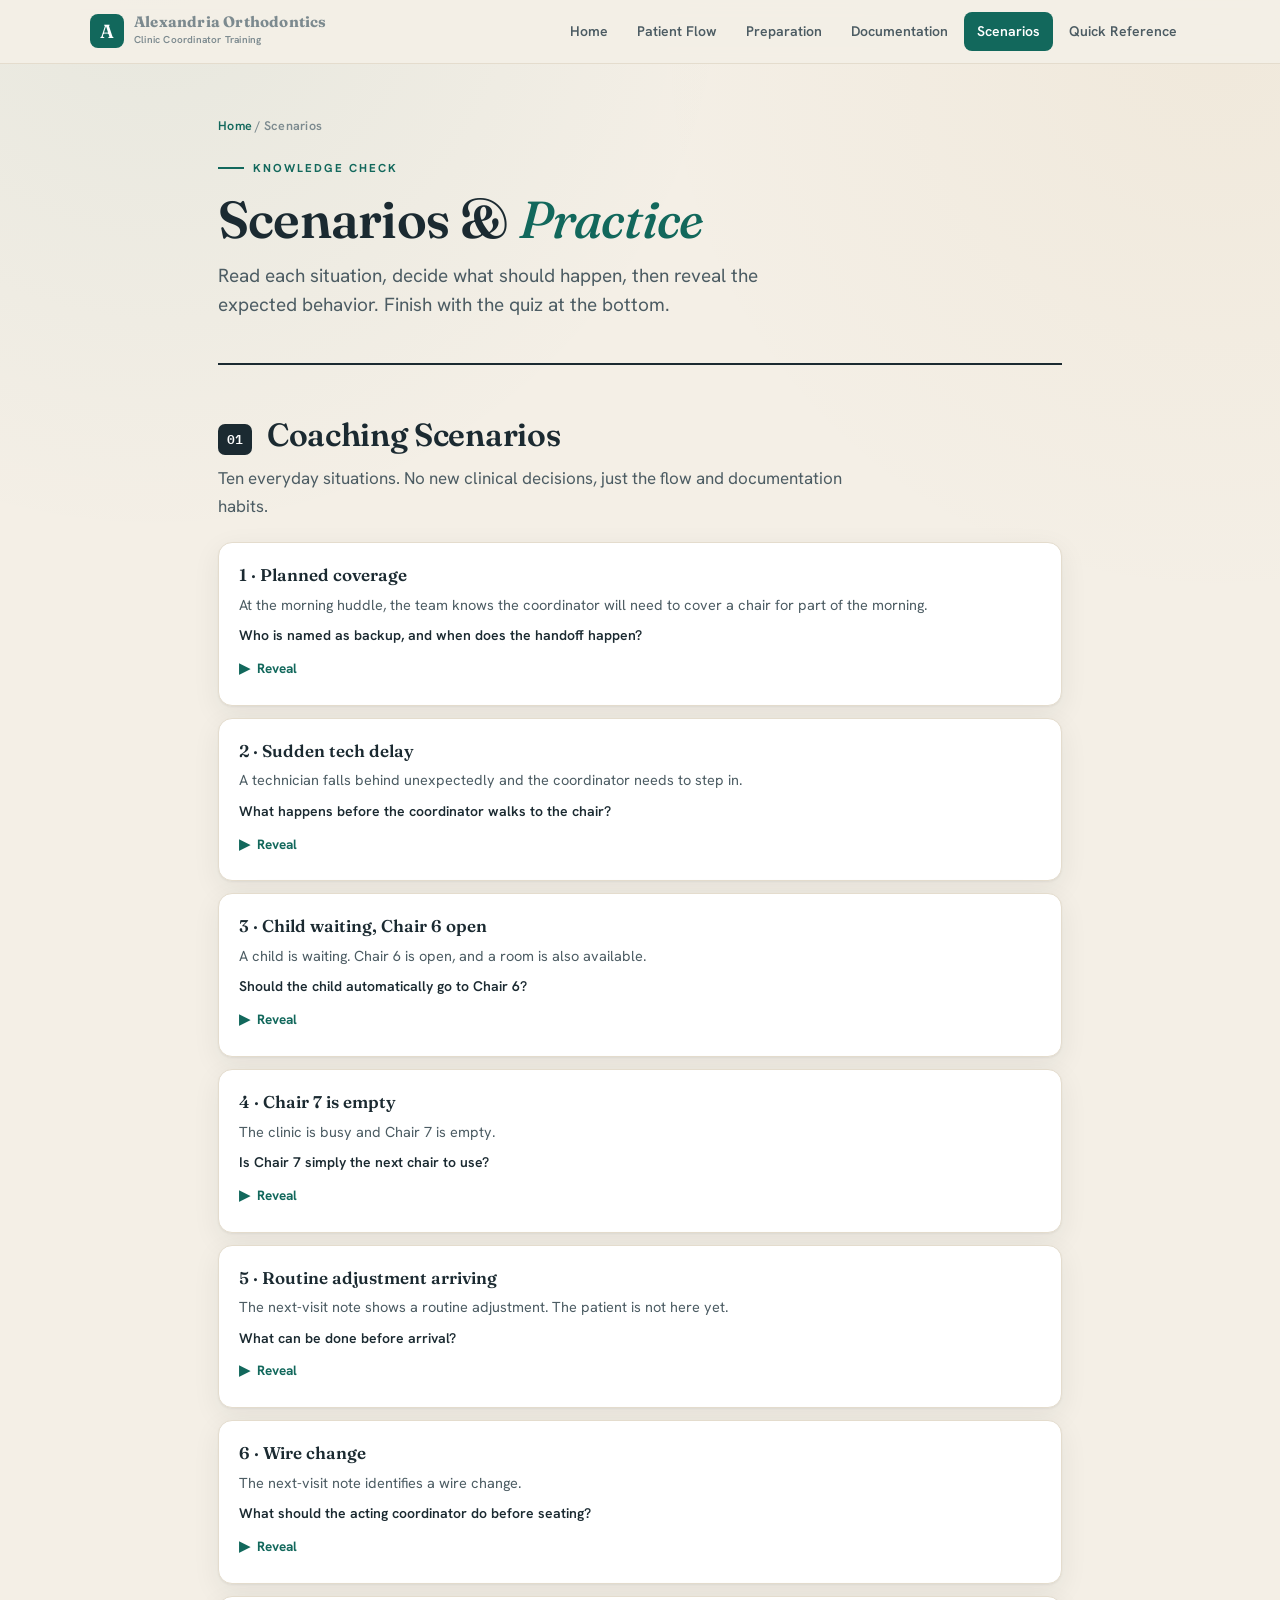
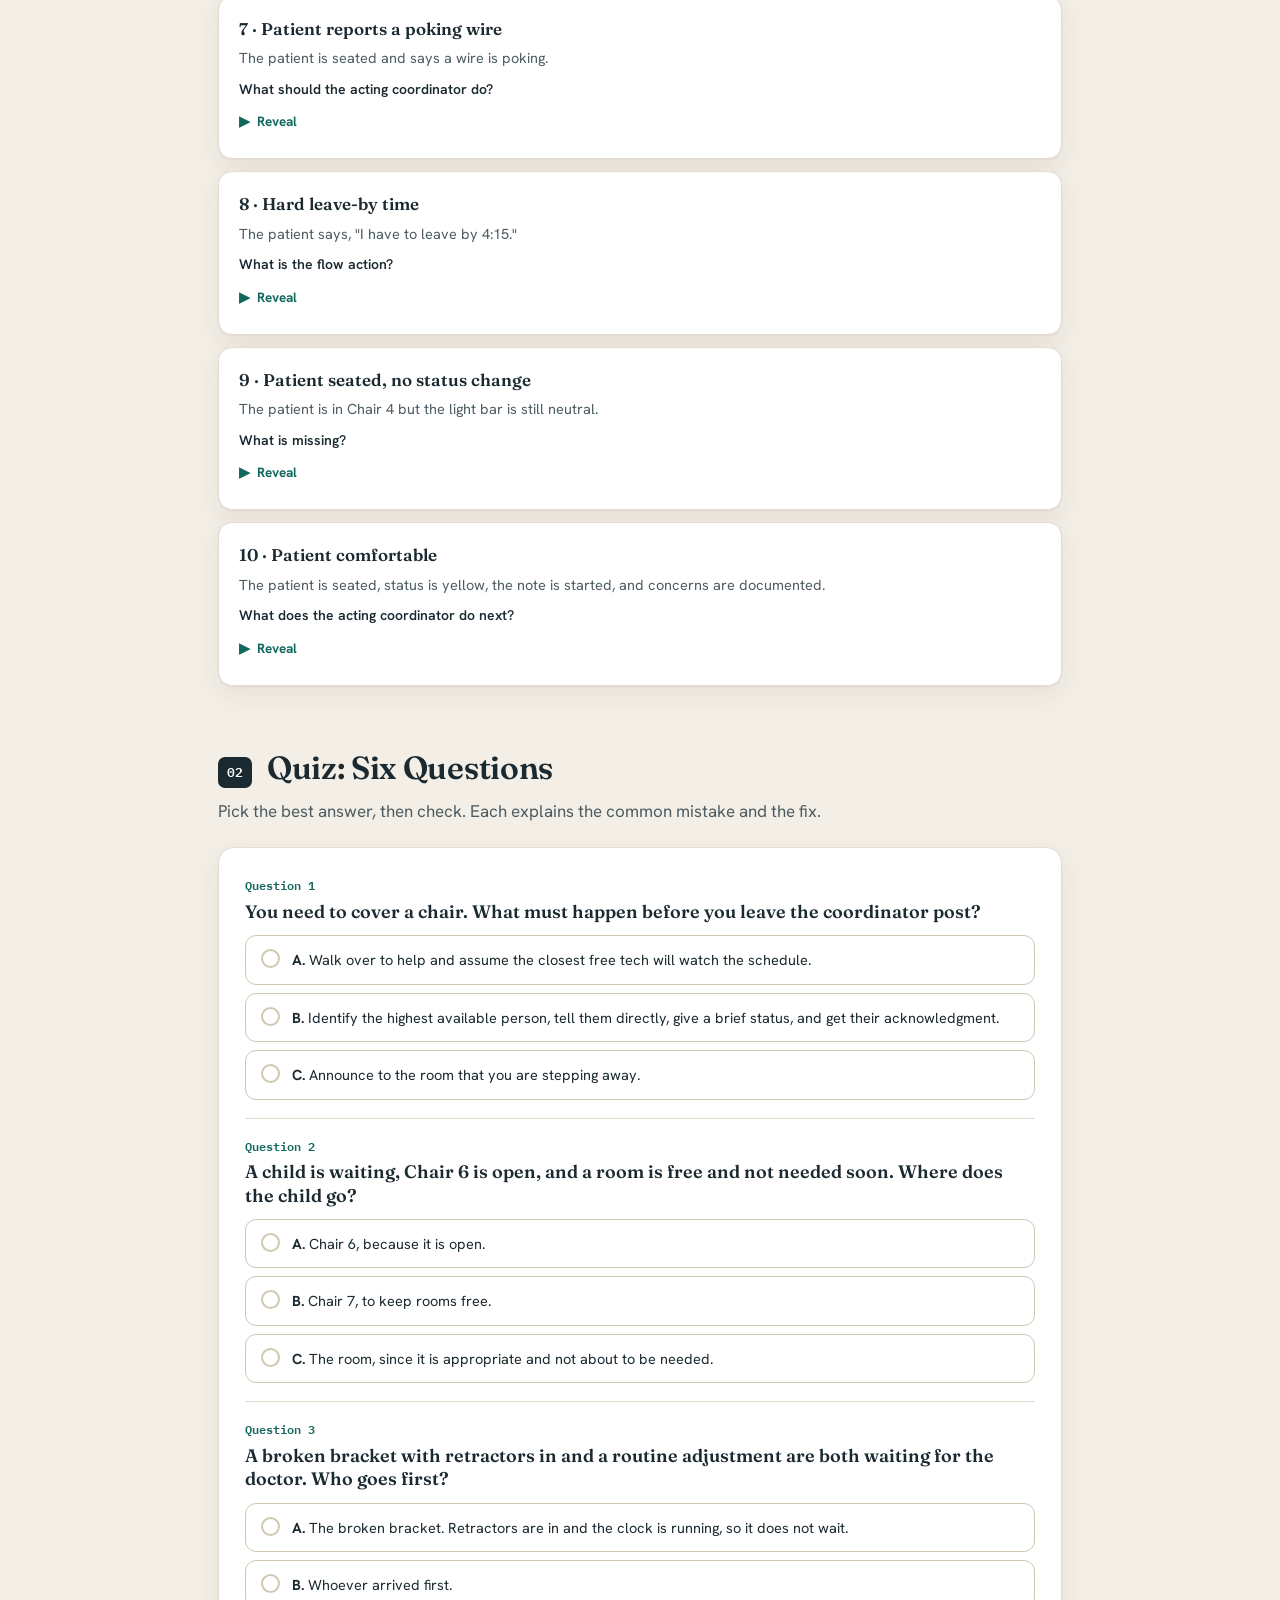
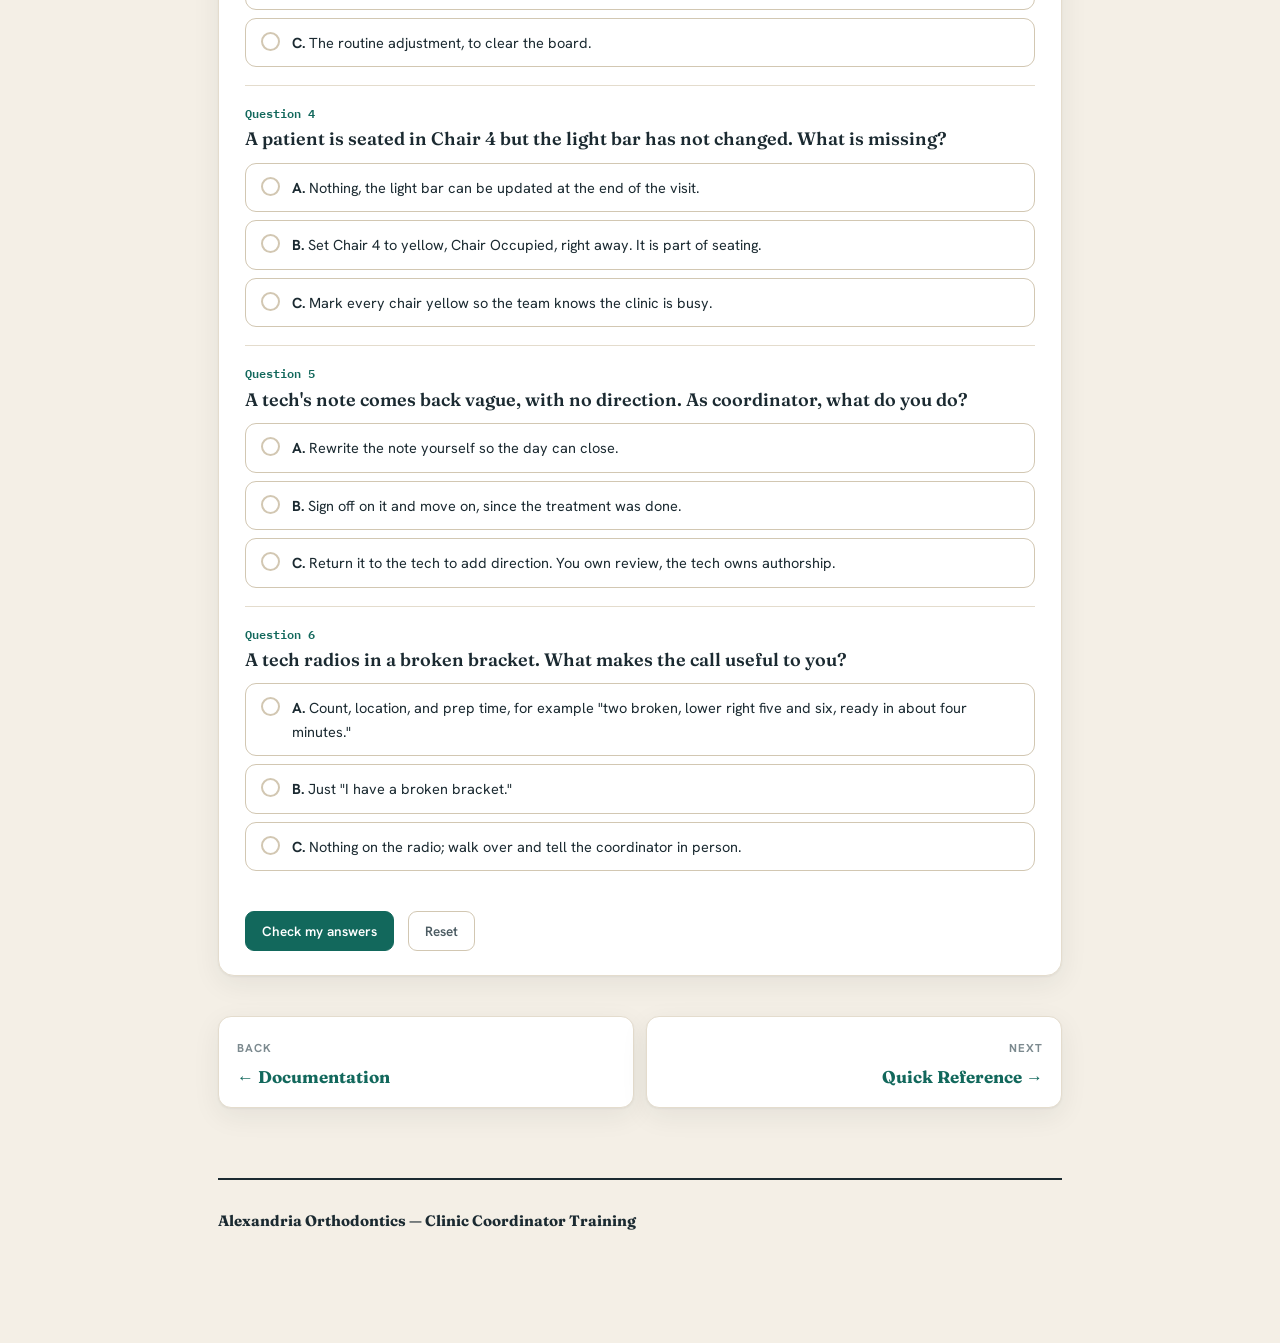
<file: scenarios.html>
<!DOCTYPE html>
<html lang="en">
<head>
<meta charset="UTF-8">
<meta name="viewport" content="width=device-width, initial-scale=1.0">
<title>Scenarios &amp; Knowledge Check — Clinic Coordinator Training</title>
<link rel="preconnect" href="https://fonts.googleapis.com">
<link rel="preconnect" href="https://fonts.gstatic.com" crossorigin>
<link href="https://fonts.googleapis.com/css2?family=Fraunces:opsz,wght@9..144,400;9..144,500;9..144,600;9..144,700&family=Hanken+Grotesk:wght@400;500;600;700&family=IBM+Plex+Mono:wght@400;500;600&display=swap" rel="stylesheet">
<link rel="stylesheet" href="coordinator.css">
</head>
<body>
<nav class="topnav">
  <div class="inner">
    <a class="brand" href="index.html"><span class="mark">A</span><span><b>Alexandria Orthodontics</b><span>Clinic Coordinator Training</span></span></a>
    <button class="menubtn" onclick="document.getElementById('nav').classList.toggle('open')">☰</button>
    <div class="links" id="nav">
      <a href="index.html">Home</a>
      <a href="patient-flow.html">Patient Flow</a>
      <a href="preparation.html">Preparation</a>
      <a href="documentation.html">Documentation</a>
      <a href="scenarios.html" class="active">Scenarios</a>
      <a href="quick-reference.html">Quick Reference</a>
    </div>
  </div>
</nav>

<div class="wrap">
  <header class="hero">
    <div class="crumb"><a href="index.html">Home</a> / Scenarios</div>
    <span class="eyebrow">Knowledge Check</span>
    <h1>Scenarios &amp; <em>Practice</em></h1>
    <p class="lede">Read each situation, decide what should happen, then reveal the expected behavior. Finish with the quiz at the bottom.</p>
  </header>

  <section id="scenarios">
    <div class="sec-head"><div class="sec-num">01</div><div><h2>Coaching Scenarios</h2></div></div>
    <p class="sec-sub">Ten everyday situations. No new clinical decisions, just the flow and documentation habits.</p>

    <div class="scen"><div class="st">1 · Planned coverage</div><div class="sit">At the morning huddle, the team knows the coordinator will need to cover a chair for part of the morning.</div>
      <div class="qc">Who is named as backup, and when does the handoff happen?</div>
      <details class="reveal"><summary><span class="chev">▶</span> Reveal</summary><div class="ans"><b>Expected:</b> name the backup at huddle, verify they are actually available, and perform an explicit handoff before the coordinator begins treating.</div></details></div>

    <div class="scen"><div class="st">2 · Sudden tech delay</div><div class="sit">A technician falls behind unexpectedly and the coordinator needs to step in.</div>
      <div class="qc">What happens before the coordinator walks to the chair?</div>
      <details class="reveal"><summary><span class="chev">▶</span> Reveal</summary><div class="ans"><b>Expected:</b> identify the next available person in the hierarchy, give the immediate status, receive acknowledgment, then leave the post.</div></details></div>

    <div class="scen"><div class="st">3 · Child waiting, Chair 6 open</div><div class="sit">A child is waiting. Chair 6 is open, and a room is also available.</div>
      <div class="qc">Should the child automatically go to Chair 6?</div>
      <details class="reveal"><summary><span class="chev">▶</span> Reveal</summary><div class="ans"><b>Expected:</b> no. Look ahead. If the room is appropriate and not about to be needed for a higher-priority room patient, use the room.</div></details></div>

    <div class="scen"><div class="st">4 · Chair 7 is empty</div><div class="sit">The clinic is busy and Chair 7 is empty.</div>
      <div class="qc">Is Chair 7 simply the next chair to use?</div>
      <details class="reveal"><summary><span class="chev">▶</span> Reveal</summary><div class="ans"><b>Expected:</b> no. Chair 7 is absolute overflow. Use normal chair and room strategy first.</div></details></div>

    <div class="scen"><div class="st">5 · Routine adjustment arriving</div><div class="sit">The next-visit note shows a routine adjustment. The patient is not here yet.</div>
      <div class="qc">What can be done before arrival?</div>
      <details class="reveal"><summary><span class="chev">▶</span> Reveal</summary><div class="ans"><b>Expected:</b> select the chair, place the adjustment tray and safety glasses, open the chart, read the note, and prepare any clearly indicated items.</div></details></div>

    <div class="scen"><div class="st">6 · Wire change</div><div class="sit">The next-visit note identifies a wire change.</div>
      <div class="qc">What should the acting coordinator do before seating?</div>
      <details class="reveal"><summary><span class="chev">▶</span> Reveal</summary><div class="ans"><b>Expected:</b> pull or place the planned wires from the note so the treating team does not have to set up after seating.</div></details></div>

    <div class="scen"><div class="st">7 · Patient reports a poking wire</div><div class="sit">The patient is seated and says a wire is poking.</div>
      <div class="qc">What should the acting coordinator do?</div>
      <details class="reveal"><summary><span class="chev">▶</span> Reveal</summary><div class="ans"><b>Expected:</b> document the concern in the new visit note so the treating technician sees it.</div></details></div>

    <div class="scen"><div class="st">8 · Hard leave-by time</div><div class="sit">The patient says, "I have to leave by 4:15."</div>
      <div class="qc">What is the flow action?</div>
      <details class="reveal"><summary><span class="chev">▶</span> Reveal</summary><div class="ans"><b>Expected:</b> communicate the timing need early to the coordinator and responsible team, and document it. A constraint only has value if the team learns it early enough to plan around it.</div></details></div>

    <div class="scen"><div class="st">9 · Patient seated, no status change</div><div class="sit">The patient is in Chair 4 but the light bar is still neutral.</div>
      <div class="qc">What is missing?</div>
      <details class="reveal"><summary><span class="chev">▶</span> Reveal</summary><div class="ans"><b>Expected:</b> update Chair 4 to the yellow Chair Occupied status immediately.</div></details></div>

    <div class="scen"><div class="st">10 · Patient comfortable</div><div class="sit">The patient is seated, status is yellow, the note is started, and concerns are documented.</div>
      <div class="qc">What does the acting coordinator do next?</div>
      <details class="reveal"><summary><span class="chev">▶</span> Reveal</summary><div class="ans"><b>Expected:</b> offer TV and comfort, excuse yourself, return to the open-bay computer, and identify who is next.</div></details></div>
  </section>

  <section id="quiz">
    <div class="sec-head"><div class="sec-num">02</div><div><h2>Quiz: Six Questions</h2></div></div>
    <p class="sec-sub">Pick the best answer, then check. Each explains the common mistake and the fix.</p>

    <div class="quiz" id="quizBox">
      <div class="q" data-a="b">
        <div class="qn">Question 1</div>
        <div class="qt">You need to cover a chair. What must happen before you leave the coordinator post?</div>
        <div class="opts">
          <label class="opt"><input type="radio" name="q1"><span><b>A.</b> Walk over to help and assume the closest free tech will watch the schedule.</span></label>
          <label class="opt"><input type="radio" name="q1"><span><b>B.</b> Identify the highest available person, tell them directly, give a brief status, and get their acknowledgment.</span></label>
          <label class="opt"><input type="radio" name="q1"><span><b>C.</b> Announce to the room that you are stepping away.</span></label>
        </div>
        <div class="fb"></div>
      </div>

      <div class="q" data-a="c">
        <div class="qn">Question 2</div>
        <div class="qt">A child is waiting, Chair 6 is open, and a room is free and not needed soon. Where does the child go?</div>
        <div class="opts">
          <label class="opt"><input type="radio" name="q2"><span><b>A.</b> Chair 6, because it is open.</span></label>
          <label class="opt"><input type="radio" name="q2"><span><b>B.</b> Chair 7, to keep rooms free.</span></label>
          <label class="opt"><input type="radio" name="q2"><span><b>C.</b> The room, since it is appropriate and not about to be needed.</span></label>
        </div>
        <div class="fb"></div>
      </div>

      <div class="q" data-a="a">
        <div class="qn">Question 3</div>
        <div class="qt">A broken bracket with retractors in and a routine adjustment are both waiting for the doctor. Who goes first?</div>
        <div class="opts">
          <label class="opt"><input type="radio" name="q3"><span><b>A.</b> The broken bracket. Retractors are in and the clock is running, so it does not wait.</span></label>
          <label class="opt"><input type="radio" name="q3"><span><b>B.</b> Whoever arrived first.</span></label>
          <label class="opt"><input type="radio" name="q3"><span><b>C.</b> The routine adjustment, to clear the board.</span></label>
        </div>
        <div class="fb"></div>
      </div>

      <div class="q" data-a="b">
        <div class="qn">Question 4</div>
        <div class="qt">A patient is seated in Chair 4 but the light bar has not changed. What is missing?</div>
        <div class="opts">
          <label class="opt"><input type="radio" name="q4"><span><b>A.</b> Nothing, the light bar can be updated at the end of the visit.</span></label>
          <label class="opt"><input type="radio" name="q4"><span><b>B.</b> Set Chair 4 to yellow, Chair Occupied, right away. It is part of seating.</span></label>
          <label class="opt"><input type="radio" name="q4"><span><b>C.</b> Mark every chair yellow so the team knows the clinic is busy.</span></label>
        </div>
        <div class="fb"></div>
      </div>

      <div class="q" data-a="c">
        <div class="qn">Question 5</div>
        <div class="qt">A tech's note comes back vague, with no direction. As coordinator, what do you do?</div>
        <div class="opts">
          <label class="opt"><input type="radio" name="q5"><span><b>A.</b> Rewrite the note yourself so the day can close.</span></label>
          <label class="opt"><input type="radio" name="q5"><span><b>B.</b> Sign off on it and move on, since the treatment was done.</span></label>
          <label class="opt"><input type="radio" name="q5"><span><b>C.</b> Return it to the tech to add direction. You own review, the tech owns authorship.</span></label>
        </div>
        <div class="fb"></div>
      </div>

      <div class="q" data-a="a">
        <div class="qn">Question 6</div>
        <div class="qt">A tech radios in a broken bracket. What makes the call useful to you?</div>
        <div class="opts">
          <label class="opt"><input type="radio" name="q6"><span><b>A.</b> Count, location, and prep time, for example "two broken, lower right five and six, ready in about four minutes."</span></label>
          <label class="opt"><input type="radio" name="q6"><span><b>B.</b> Just "I have a broken bracket."</span></label>
          <label class="opt"><input type="radio" name="q6"><span><b>C.</b> Nothing on the radio; walk over and tell the coordinator in person.</span></label>
        </div>
        <div class="fb"></div>
      </div>

      <div style="margin-top:22px;display:flex;align-items:center;gap:14px;flex-wrap:wrap">
        <button class="btn solid" onclick="checkQuiz()">Check my answers</button>
        <button class="btn" onclick="resetQuiz()">Reset</button>
        <span id="score" style="font-family:'Fraunces',serif;font-size:19px;font-weight:600;display:none"></span>
      </div>
    </div>
  </section>

  <div class="pagenav">
    <a href="documentation.html"><span class="dir">Back</span><b>← Documentation</b></a>
    <a class="next" href="quick-reference.html"><span class="dir">Next</span><b>Quick Reference →</b></a>
  </div>

  <footer>
    <b>Alexandria Orthodontics — Clinic Coordinator Training</b>
  </footer>
</div>

<script>
  const FB={
    q1:{ok:'Identify, state the transfer, give status, get acknowledgment. That is the whole handoff.',no:'Assuming someone notices is not a handoff. Name the person, hand off explicitly, and get their acknowledgment before you leave (option B).'},
    q2:{ok:'Right. Do not default to Chair 6. Use the room when it fits and is not about to be needed.',no:'Chair 6 is not automatic. If a room is appropriate and not about to be needed, use it (option C).'},
    q3:{ok:'Correct. Worst consequence, first seen. Retractors in means it does not wait.',no:'Order is not first come, first served. Bondings and broken brackets go first (option A).'},
    q4:{ok:'Yes. Yellow means Chair Occupied, set at the moment of seating.',no:'The light bar is part of seating, not a later step. Set Chair 4 to yellow now (option B).'},
    q5:{ok:'Exactly. You review, the tech authors. Send it back for direction.',no:'You own quality, not authorship. Return it to the tech to add direction (option C).'},
    q6:{ok:'Correct. Count, location, and prep time give you a real ETA to plan around.',no:'A radio call exists to give an accurate ETA. Count, location, and prep time (option A).'}
  };
  function checkQuiz(){
    const qs=[...document.querySelectorAll('#quizBox .q')];let correct=0;
    qs.forEach((q,i)=>{
      const idx={a:0,b:1,c:2}[q.dataset.a];
      const opts=[...q.querySelectorAll('.opt')];const radios=[...q.querySelectorAll('input')];
      const sel=radios.findIndex(r=>r.checked);
      opts.forEach(o=>o.classList.remove('correct','wrong'));
      const fb=q.querySelector('.fb');fb.classList.remove('show','ok','no');
      if(sel===-1){fb.classList.add('show','no');fb.innerHTML='<b>No answer selected.</b> '+FB['q'+(i+1)].no;return;}
      opts[idx].classList.add('correct');
      if(sel===idx){correct++;fb.classList.add('show','ok');fb.innerHTML='<b>Correct. </b>'+FB['q'+(i+1)].ok;}
      else{opts[sel].classList.add('wrong');fb.classList.add('show','no');fb.innerHTML='<b>Not quite. </b>'+FB['q'+(i+1)].no;}
    });
    const s=document.getElementById('score');s.style.display='inline';
    const msg=correct===6?', perfect.':correct>=4?', close. Review the flagged ones.':', worth another read through.';
    s.textContent='You scored '+correct+' of 6'+msg;
    document.getElementById('quiz').scrollIntoView({behavior:'smooth',block:'start'});
  }
  function resetQuiz(){
    document.querySelectorAll('#quizBox input').forEach(r=>r.checked=false);
    document.querySelectorAll('#quizBox .opt').forEach(o=>o.classList.remove('correct','wrong'));
    document.querySelectorAll('#quizBox .fb').forEach(f=>f.classList.remove('show','ok','no'));
    document.getElementById('score').style.display='none';
  }
</script>
</body>
</html>
</file>
<file: coordinator.css>
/* Alexandria Orthodontics — Clinic Coordinator Training — shared styles */
:root{
  --paper:#F4EFE6;--paper-2:#FBF8F2;--card:#FFFFFF;
  --ink:#1B2A31;--ink-soft:#4C5C63;--ink-faint:#7C8A8F;
  --line:#E4DCCD;--line-strong:#D2C7B2;
  --teal:#12685C;--teal-deep:#0B463E;--teal-wash:#E6F0EC;
  /* amber is reserved for the Chair Occupied / light-bar concept only */
  --amber:#E3A712;--amber-deep:#8A5A00;--amber-wash:#FBEFCE;--amber-line:#EAD199;
  --pass:#2C7456;--pass-wash:#E7F1EA;--pass-line:#C5E0CE;
  --danger:#B0382A;--danger-wash:#FAE9E4;--danger-line:#EAC6BD;
  --gold:#B0832F;--gold-wash:#F6ECD7;--gold-line:#E7D4AC;--warn:#9A6B12;
  --shadow:0 1px 2px rgba(27,42,49,.05),0 8px 28px rgba(27,42,49,.07);
  --shadow-lg:0 2px 6px rgba(27,42,49,.07),0 22px 50px rgba(27,42,49,.12);
}
*{box-sizing:border-box;margin:0;padding:0}
html{scroll-behavior:smooth;scroll-padding-top:84px}
body{background:var(--paper);color:var(--ink);font-family:"Hanken Grotesk",sans-serif;font-size:16.5px;line-height:1.62;-webkit-font-smoothing:antialiased;
  background-image:radial-gradient(circle at 12% -5%,rgba(18,104,92,.06),transparent 40%),radial-gradient(circle at 95% 4%,rgba(176,131,47,.06),transparent 38%);background-attachment:fixed;}
::selection{background:var(--teal);color:#fff}
a{color:var(--teal)}

/* top nav */
.topnav{position:sticky;top:0;z-index:60;background:rgba(244,239,230,.92);backdrop-filter:blur(10px);border-bottom:1px solid var(--line)}
.topnav .inner{max-width:1180px;margin:0 auto;display:flex;align-items:center;gap:16px;padding:12px clamp(18px,4vw,40px)}
.topnav .brand{display:flex;align-items:center;gap:10px;text-decoration:none;color:inherit;flex:none}
.topnav .brand .mark{width:34px;height:34px;border-radius:8px;background:var(--teal);color:#fff;display:grid;place-items:center;font-family:"Fraunces",serif;font-weight:600;font-size:19px}
.topnav .brand b{font-family:"Fraunces",serif;font-size:15px;line-height:1.05}
.topnav .brand span{display:block;font-size:10px;color:var(--ink-faint);font-weight:600;letter-spacing:.02em}
.topnav .links{margin-left:auto;display:flex;gap:3px;align-items:center}
.topnav .links a{font-size:14px;font-weight:600;color:var(--ink-soft);text-decoration:none;padding:8px 13px;border-radius:8px;transition:all .15s}
.topnav .links a:hover{background:var(--paper-2);color:var(--ink)}
.topnav .links a.active{background:var(--teal);color:#fff}
.menubtn{display:none;margin-left:auto;background:none;border:1px solid var(--line-strong);border-radius:9px;padding:8px 12px;font-size:18px;cursor:pointer;color:var(--ink)}
@media(max-width:900px){
  .topnav .links{display:none;position:absolute;top:100%;left:0;right:0;flex-direction:column;gap:2px;background:var(--paper-2);border-bottom:1px solid var(--line);padding:10px clamp(18px,4vw,40px) 16px}
  .topnav .links.open{display:flex}
  .topnav .links a{padding:11px 13px}
  .menubtn{display:block}
}

.wrap{max-width:940px;margin:0 auto;padding:0 clamp(20px,5vw,48px) 110px}

/* hero */
.hero{padding:52px 0 30px;border-bottom:2px solid var(--ink)}
.eyebrow{display:inline-flex;align-items:center;gap:9px;font-size:11.5px;font-weight:700;letter-spacing:.18em;text-transform:uppercase;color:var(--teal);margin-bottom:16px}
.eyebrow::before{content:"";width:26px;height:2px;background:var(--teal)}
h1{font-family:"Fraunces",serif;font-weight:600;font-size:clamp(32px,5vw,52px);line-height:1.02;letter-spacing:-.015em}
h1 em{font-style:italic;color:var(--teal);font-weight:500}
.lede{font-size:19px;color:var(--ink-soft);max-width:56ch;margin-top:16px;line-height:1.5}
.crumb{font-size:12.5px;color:var(--ink-faint);font-weight:600;letter-spacing:.02em;margin-bottom:14px}
.crumb a{text-decoration:none}

section{padding-top:52px}
.sec-head{display:flex;align-items:flex-start;gap:15px;margin-bottom:6px}
.sec-num{font-family:"IBM Plex Mono",monospace;font-size:13px;font-weight:600;color:#fff;background:var(--ink);border-radius:7px;padding:5px 9px;margin-top:7px;flex:none}
h2{font-family:"Fraunces",serif;font-weight:600;font-size:clamp(24px,3.3vw,32px);line-height:1.1;letter-spacing:-.01em}
.sec-sub{color:var(--ink-soft);font-size:17px;margin:10px 0 22px;max-width:64ch}
h3{font-family:"Fraunces",serif;font-weight:600;font-size:20px;margin:28px 0 10px}
p{margin-bottom:14px}strong{font-weight:700;color:var(--ink)}
a.inline{color:var(--teal);text-decoration:none;border-bottom:1.5px solid var(--teal-wash);font-weight:600}
a.inline:hover{border-color:var(--teal)}

/* banners */
.banner{border-radius:14px;padding:17px 20px;margin:18px 0;display:flex;gap:14px;align-items:flex-start;font-size:15.5px;line-height:1.5}
.banner .bi{font-size:20px;flex:none;margin-top:1px}
.banner.key{background:var(--ink);color:#F4EFE6}.banner.key strong{color:#fff}
.banner.warn{background:var(--danger-wash);border:1px solid var(--danger-line);color:#6E241A}.banner.warn strong{color:var(--danger)}
.banner.note{background:var(--gold-wash);border:1px solid var(--gold-line);color:#6B4F1A}.banner.note strong{color:var(--warn)}
.banner.good{background:var(--pass-wash);border:1px solid var(--pass-line);color:#23533C}.banner.good strong{color:var(--pass)}
.banner.occ{background:var(--amber-wash);border:1px solid var(--amber-line);color:var(--amber-deep)}.banner.occ strong{color:var(--amber-deep)}

.card{background:var(--card);border:1px solid var(--line);border-radius:16px;padding:24px 26px;box-shadow:var(--shadow);margin:16px 0}
.grid2{display:grid;grid-template-columns:1fr 1fr;gap:14px}
.grid3{display:grid;grid-template-columns:repeat(3,1fr);gap:14px}

/* generic list card */
.listcard{background:var(--card);border:1px solid var(--line);border-radius:15px;box-shadow:var(--shadow);overflow:hidden;margin:14px 0}
.listcard .row{padding:15px 20px;border-top:1px solid var(--line);display:flex;gap:14px;align-items:flex-start}
.listcard .row:first-child{border-top:none}
.listcard .row .dot{width:9px;height:9px;border-radius:50%;background:var(--teal);flex:none;margin-top:8px}
.listcard .row b{font-family:"Fraunces",serif;font-size:16px;display:block;margin-bottom:2px}
.listcard .row p{font-size:14px;color:var(--ink-soft);margin:0}

/* two-objective cards (home) */
.obj{display:grid;grid-template-columns:1fr 1fr;gap:16px;margin:22px 0}
.obj a{display:flex;flex-direction:column;text-decoration:none;color:inherit;border-radius:18px;padding:26px 28px;box-shadow:var(--shadow);transition:transform .15s,box-shadow .15s}
.obj a:hover{transform:translateY(-3px);box-shadow:var(--shadow-lg)}
.obj .o1,.obj .o2{background:var(--card);border:1px solid var(--line);border-top:5px solid var(--teal)}
.obj .o2{border-top-color:var(--gold)}
.obj .tag{font-family:"IBM Plex Mono",monospace;font-size:11.5px;letter-spacing:.1em;text-transform:uppercase;font-weight:600}
.obj .o1 .tag{color:var(--teal)}.obj .o2 .tag{color:var(--gold)}
.obj h3{font-family:"Fraunces",serif;font-size:24px;margin:8px 0 6px}
.obj p{font-size:14.5px;margin:0;flex:1;color:var(--ink-soft)}
.obj .go{margin-top:14px;font-weight:700;font-size:14px}.obj .o1 .go{color:var(--teal)}.obj .o2 .go{color:var(--gold)}

/* coverage hierarchy ladder */
.ladder{display:flex;flex-direction:column;gap:9px;margin:16px 0}
.rung{display:flex;align-items:center;gap:15px;background:var(--card);border:1px solid var(--line);border-radius:13px;padding:15px 18px;box-shadow:var(--shadow);transition:border-color .15s,background .15s;cursor:default}
.rung:hover{border-color:var(--teal);background:var(--paper-2)}
.rung .rn{width:34px;height:34px;border-radius:9px;background:var(--teal);color:#fff;display:grid;place-items:center;font-family:"Fraunces",serif;font-weight:600;font-size:17px;flex:none}
.rung .rb b{font-family:"Fraunces",serif;font-size:17px}
.rung .rb p{font-size:13.5px;color:var(--ink-soft);margin:2px 0 0}
.rung .avail{margin-left:auto;font-size:11px;font-weight:700;letter-spacing:.06em;text-transform:uppercase;color:var(--teal-deep);background:var(--teal-wash);padding:4px 10px;border-radius:20px;flex:none}

/* step flow */
.flow{margin:18px 0;display:flex;flex-direction:column;counter-reset:step}
.flow .step{position:relative;padding:0 0 24px 54px}
.flow .step::before{counter-increment:step;content:counter(step);position:absolute;left:0;top:0;width:36px;height:36px;border-radius:50%;background:var(--teal);color:#fff;display:grid;place-items:center;font-family:"Fraunces",serif;font-weight:600;font-size:17px;z-index:1}
.flow .step::after{content:"";position:absolute;left:17.5px;top:36px;bottom:0;width:2px;background:var(--line-strong)}
.flow .step:last-child{padding-bottom:0}.flow .step:last-child::after{display:none}
.flow .step b{font-family:"Fraunces",serif;font-size:17px;display:block;margin-bottom:2px}
.flow .step p{font-size:14.5px;color:var(--ink-soft);margin:0}

/* rhythm strip */
.rhythm{display:flex;flex-wrap:wrap;gap:7px;align-items:center;background:var(--teal-wash);border:1px solid #BBD9CF;border-radius:12px;padding:14px 16px;margin:14px 0}
.rhythm span{font-family:"IBM Plex Mono",monospace;font-size:12px;font-weight:600;color:var(--teal-deep);background:#fff;padding:5px 10px;border-radius:7px}
.rhythm i{color:var(--teal);font-style:normal;font-weight:700}

/* handoff 4 step */
.handoff{display:grid;grid-template-columns:repeat(4,1fr);gap:12px;margin:16px 0}
.handoff .h{background:var(--card);border:1px solid var(--line);border-radius:13px;padding:16px 16px;box-shadow:var(--shadow)}
.handoff .h .n{font-family:"IBM Plex Mono",monospace;font-size:12px;color:var(--teal);font-weight:600}
.handoff .h b{font-family:"Fraunces",serif;font-size:15.5px;display:block;margin:5px 0 4px}
.handoff .h p{font-size:13px;color:var(--ink-soft);margin:0;line-height:1.4}

/* script / dialogue */
.script{background:var(--teal-wash);border:1px solid #BBD9CF;border-radius:13px;padding:16px 18px;margin:12px 0}
.script .lab{font-size:11px;font-weight:700;letter-spacing:.08em;text-transform:uppercase;color:var(--teal-deep);margin-bottom:8px}
.script q{display:block;font-family:"Fraunces",serif;font-style:italic;font-size:16.5px;color:var(--ink);padding:5px 0 5px 16px;border-left:3px solid var(--teal);margin-bottom:6px}
.script q:last-child{margin-bottom:0}

/* light bar demo */
.lbdemo{display:grid;grid-template-columns:1fr 230px;gap:20px;align-items:start;background:var(--card);border:1px solid var(--line);border-radius:16px;padding:22px 24px;box-shadow:var(--shadow);margin:16px 0}
.lbdemo .controls .btn{margin:4px 6px 4px 0}
.lightbar{display:flex;flex-direction:column;gap:7px}
.lightbar .slot{display:flex;align-items:center;gap:10px;border:1px solid var(--line-strong);border-radius:9px;padding:9px 12px;font-size:13.5px;font-weight:600;background:var(--paper-2);transition:all .2s}
.lightbar .slot .cn{font-family:"IBM Plex Mono",monospace;color:var(--ink-faint)}
.lightbar .slot .status{margin-left:auto;font-size:11px;font-weight:700;color:var(--ink-faint)}
.lightbar .slot.occupied{background:var(--amber);border-color:var(--amber-deep);color:#3a2600}
.lightbar .slot.occupied .cn{color:#3a2600}
.lightbar .slot.occupied .status{color:#3a2600}

/* priority order */
.priority{display:flex;flex-direction:column;gap:10px;margin:16px 0}
.pri{display:flex;gap:15px;align-items:flex-start;background:var(--card);border:1px solid var(--line);border-left:5px solid var(--teal);border-radius:12px;padding:15px 18px;box-shadow:var(--shadow)}
.pri .pn{font-family:"Fraunces",serif;font-size:22px;font-weight:600;color:var(--teal);line-height:1;flex:none;width:28px}
.pri b{font-family:"Fraunces",serif;font-size:16.5px}
.pri p{font-size:14px;color:var(--ink-soft);margin:3px 0 0}
.pri.p1{border-left-color:var(--danger)}.pri.p1 .pn{color:var(--danger)}
.pri.p2{border-left-color:var(--amber-deep)}.pri.p2 .pn{color:var(--amber-deep)}

/* expandable */
details.exp{background:var(--card);border:1px solid var(--line);border-radius:13px;box-shadow:var(--shadow);overflow:hidden;margin:10px 0}
details.exp summary{list-style:none;cursor:pointer;padding:15px 20px;display:flex;align-items:center;gap:13px;transition:background .15s}
details.exp summary::-webkit-details-marker{display:none}
details.exp summary:hover{background:var(--paper-2)}
details.exp summary .ic{width:32px;height:32px;border-radius:9px;background:var(--teal-wash);color:var(--teal-deep);display:grid;place-items:center;font-size:17px;flex:none}
details.exp summary .tt{font-family:"Fraunces",serif;font-size:17px;flex:1}
details.exp summary .chev{color:var(--ink-faint);transition:transform .2s}
details.exp[open] summary .chev{transform:rotate(90deg)}
details.exp[open] summary{border-bottom:1px solid var(--line);background:var(--paper-2)}
details.exp .body{padding:16px 22px;font-size:14.5px;color:var(--ink-soft);line-height:1.55}
details.exp .body ul{margin:6px 0 0 18px}details.exp .body li{margin-bottom:6px}
details.exp .body strong{color:var(--ink)}

/* five pillars */
.pillars{display:grid;grid-template-columns:1fr 1fr;gap:14px;margin:16px 0}
.pillar{background:var(--card);border:1px solid var(--line);border-radius:14px;padding:20px 22px;box-shadow:var(--shadow);position:relative}
.pillar .pn{font-family:"Fraunces",serif;font-size:30px;font-weight:600;color:var(--line-strong);position:absolute;top:14px;right:20px;line-height:1}
.pillar b{font-family:"Fraunces",serif;font-size:18px;display:block;margin-bottom:5px}
.pillar p{font-size:14px;color:var(--ink-soft);margin:0}
.pillar a{color:var(--teal);font-weight:600;text-decoration:none;font-size:13px;display:inline-block;margin-top:8px;border-bottom:1.5px solid var(--teal-wash)}

/* comparison table */
table.cmp{width:100%;border-collapse:collapse;margin:16px 0;background:var(--card);border-radius:13px;overflow:hidden;box-shadow:var(--shadow);font-size:14px}
table.cmp th{text-align:left;padding:12px 16px;font-size:11px;letter-spacing:.09em;text-transform:uppercase;font-weight:700}
table.cmp thead th:first-child{background:var(--danger);color:#fff}
table.cmp thead th:last-child{background:var(--pass);color:#fff}
table.cmp td{padding:13px 16px;vertical-align:top;border-top:1px solid var(--line);line-height:1.42}
table.cmp td:first-child{width:40%;color:var(--danger);font-weight:600;background:var(--danger-wash)}
table.cmp td:last-child{color:var(--ink-soft)}table.cmp td:last-child b{color:var(--pass)}

.forbidden-chips{display:flex;flex-wrap:wrap;gap:8px;margin:10px 0}
.chip-no{font-family:"IBM Plex Mono",monospace;font-size:13px;background:var(--danger-wash);color:var(--danger);border:1px solid var(--danger-line);padding:5px 12px;border-radius:8px;font-weight:500}
.chip-no::before{content:"\2717  ";font-weight:700}

/* video */
.videowrap{background:#0B463E;border-radius:16px;padding:10px;box-shadow:var(--shadow-lg);margin:16px 0}
.videowrap video{width:100%;border-radius:10px;display:block}
.videocap{font-size:13px;color:var(--ink-faint);margin-top:10px;text-align:center}
.videoph{background:var(--card);border:2px dashed var(--line-strong);border-radius:16px;padding:34px 26px;text-align:center;margin:16px 0}
.videoph .e{font-size:32px}
.videoph b{font-family:"Fraunces",serif;font-size:19px;display:block;margin-top:6px}
.videoph p{font-size:14px;color:var(--ink-faint);margin:6px auto 0;max-width:52ch}

/* failure modes */
.fails{display:grid;grid-template-columns:1fr 1fr;gap:12px;margin:16px 0}
.fail{background:var(--danger-wash);border:1px solid var(--danger-line);border-radius:13px;padding:16px 18px}
.fail b{font-family:"Fraunces",serif;font-size:16px;color:var(--danger);display:block;margin-bottom:4px}
.fail p{font-size:13.5px;color:#6E241A;margin:0;line-height:1.45}

/* scenarios */
.scen{background:var(--card);border:1px solid var(--line);border-radius:14px;padding:18px 20px;box-shadow:var(--shadow);margin:12px 0}
.scen .st{font-family:"Fraunces",serif;font-size:17px;font-weight:600;margin-bottom:4px}
.scen .sit{font-size:14.5px;color:var(--ink-soft)}
.scen .qc{font-size:14px;color:var(--ink);font-weight:600;margin:8px 0 4px}
details.reveal summary{list-style:none;cursor:pointer;font-size:13.5px;font-weight:700;color:var(--teal);display:inline-flex;align-items:center;gap:7px;padding:7px 0}
details.reveal summary::-webkit-details-marker{display:none}
details.reveal summary .chev{transition:transform .2s}
details.reveal[open] summary .chev{transform:rotate(90deg)}
details.reveal .ans{font-size:14.5px;background:var(--pass-wash);border:1px solid var(--pass-line);border-radius:9px;padding:12px 14px;color:#23533C;margin-top:6px;line-height:1.5}
details.reveal .ans b{color:var(--pass)}

/* quiz */
.quiz{background:var(--card);border:1px solid var(--line);border-radius:16px;padding:24px 26px;box-shadow:var(--shadow);margin-top:18px}
.q{padding:18px 0;border-top:1px solid var(--line)}.q:first-of-type{border-top:none;padding-top:4px}
.q .qn{font-family:"IBM Plex Mono",monospace;font-size:12px;color:var(--teal);font-weight:600}
.q .qt{font-family:"Fraunces",serif;font-size:18px;font-weight:600;margin:4px 0 12px;line-height:1.3}
.opts{display:flex;flex-direction:column;gap:8px}
.opt{display:flex;gap:12px;align-items:flex-start;border:1px solid var(--line-strong);border-radius:11px;padding:12px 15px;cursor:pointer;font-size:14.5px;transition:all .14s}
.opt:hover{border-color:var(--teal);background:var(--paper-2)}
.opt input{appearance:none;-webkit-appearance:none;width:19px;height:19px;border:2px solid var(--line-strong);border-radius:50%;flex:none;margin-top:1px;position:relative;transition:all .14s}
.opt input:checked{border-color:var(--teal)}
.opt input:checked::after{content:"";position:absolute;inset:3px;border-radius:50%;background:var(--teal)}
.opt.correct{border-color:var(--pass);background:var(--pass-wash)}
.opt.wrong{border-color:var(--danger);background:var(--danger-wash)}
.fb{margin-top:10px;font-size:14px;border-radius:10px;padding:11px 14px;display:none;line-height:1.5}
.fb.show{display:block}
.fb.ok{background:var(--pass-wash);border:1px solid var(--pass-line);color:#23533C}
.fb.no{background:var(--gold-wash);border:1px solid var(--gold-line);color:#6B4F1A}
.fb b{font-weight:700}

/* buttons + checklist */
.btn{font-family:"Hanken Grotesk";font-size:13.5px;font-weight:600;border:1px solid var(--line-strong);background:var(--card);color:var(--ink-soft);padding:10px 16px;border-radius:9px;cursor:pointer;transition:all .15s;text-decoration:none;display:inline-flex;align-items:center;gap:7px}
.btn:hover{border-color:var(--teal);color:var(--teal)}
.btn.solid{background:var(--teal);color:#fff;border-color:var(--teal)}.btn.solid:hover{background:var(--teal-deep);color:#fff}
.ck-list{list-style:none;background:var(--card);border:1px solid var(--line);border-radius:14px;overflow:hidden;box-shadow:var(--shadow);margin:8px 0}
.ck-list li{border-top:1px solid var(--line)}.ck-list li:first-child{border-top:none}
.ck-list label{display:flex;gap:13px;align-items:flex-start;padding:13px 18px;cursor:pointer;transition:background .12s;font-size:14.5px;line-height:1.42}
.ck-list label:hover{background:var(--paper-2)}
.ck-list input{appearance:none;-webkit-appearance:none;width:20px;height:20px;border:2px solid var(--line-strong);border-radius:6px;flex:none;margin-top:1px;cursor:pointer;transition:all .15s;position:relative}
.ck-list input:checked{background:var(--teal);border-color:var(--teal)}
.ck-list input:checked::after{content:"\2713";color:#fff;font-size:13px;font-weight:700;position:absolute;inset:0;display:grid;place-items:center}
.ck-list input:checked + span{color:var(--ink-faint);text-decoration:line-through;text-decoration-color:var(--line-strong)}
.ck-list span b{color:var(--ink)}

/* footer */
footer{margin-top:70px;padding-top:28px;border-top:2px solid var(--ink);font-size:13.5px;color:var(--ink-faint);line-height:1.7}
footer b{font-family:"Fraunces",serif;color:var(--ink);font-size:15px}
footer a{color:var(--teal);text-decoration:none;font-weight:600}
.pagenav{display:flex;justify-content:space-between;gap:12px;margin-top:40px;flex-wrap:wrap}
.pagenav a{flex:1;min-width:220px;background:var(--card);border:1px solid var(--line);border-radius:13px;padding:16px 18px;text-decoration:none;color:inherit;box-shadow:var(--shadow);transition:border-color .15s}
.pagenav a:hover{border-color:var(--teal)}
.pagenav .dir{font-size:11.5px;font-weight:700;letter-spacing:.08em;text-transform:uppercase;color:var(--ink-faint)}
.pagenav b{font-family:"Fraunces",serif;font-size:17px;color:var(--teal);display:block;margin-top:3px}
.pagenav a.next{text-align:right}

@media(max-width:760px){
  .obj,.grid2,.grid3,.handoff,.pillars,.fails,.lbdemo{grid-template-columns:1fr}
  .lbdemo{grid-template-columns:1fr}
}
@media print{
  .topnav,.menubtn,.pagenav,.btn,.videowrap video{display:none}
  body{background:#fff}
  .card,.listcard,.rung,.pillar,.quiz,table.cmp,.scen,details.exp{box-shadow:none;break-inside:avoid}
  details.exp .body,details.reveal .ans{display:block !important}
}

/* screenshot figures */
.figw{margin:16px 0}
.figw img{width:100%;border:1px solid var(--line-strong);border-radius:12px;display:block;box-shadow:var(--shadow)}
.figw figcaption{font-size:13px;color:var(--ink-faint);margin-top:9px;line-height:1.45}
.figw figcaption b{color:var(--ink-soft)}
.shot img{border:1px solid var(--line-strong)}
.figrow{display:grid;grid-template-columns:1fr 1fr;gap:16px;margin:16px 0}
.figrow .figw{margin:0}
@media(max-width:760px){.figrow{grid-template-columns:1fr}}
</file>
